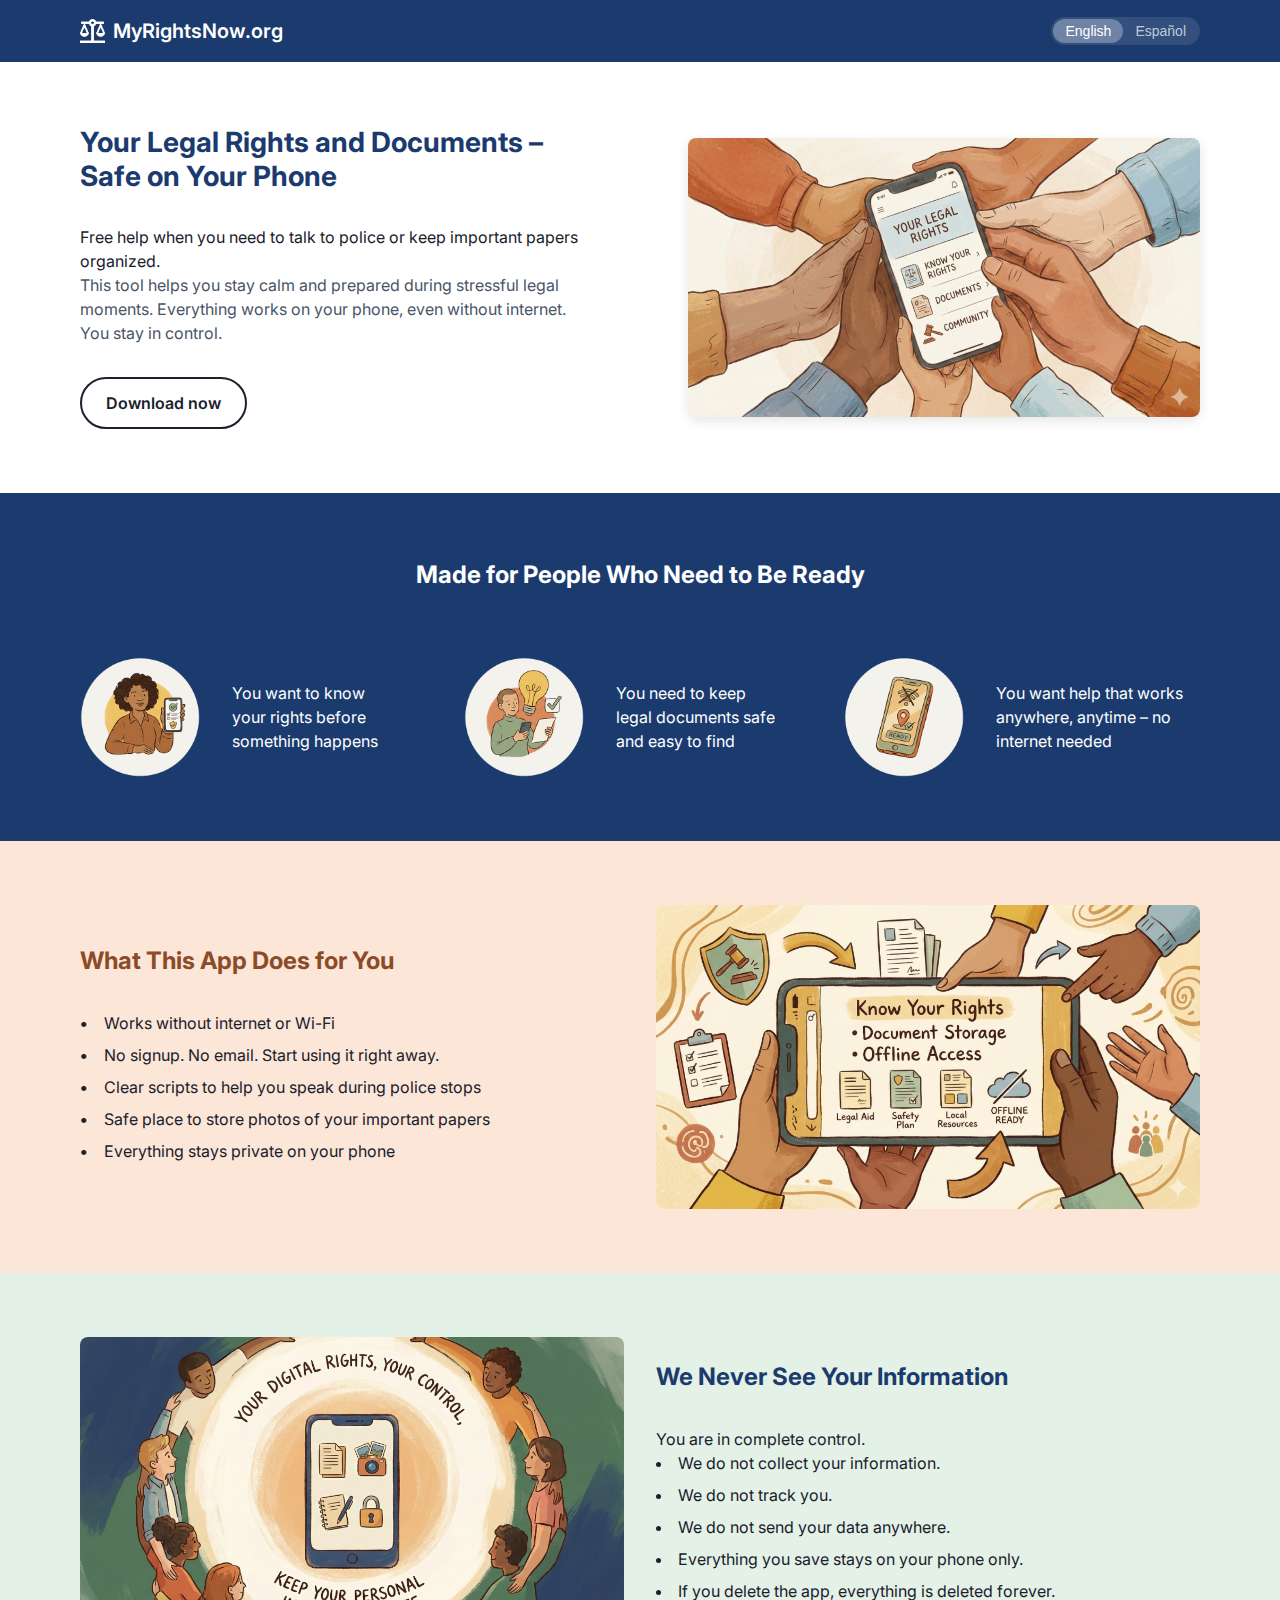
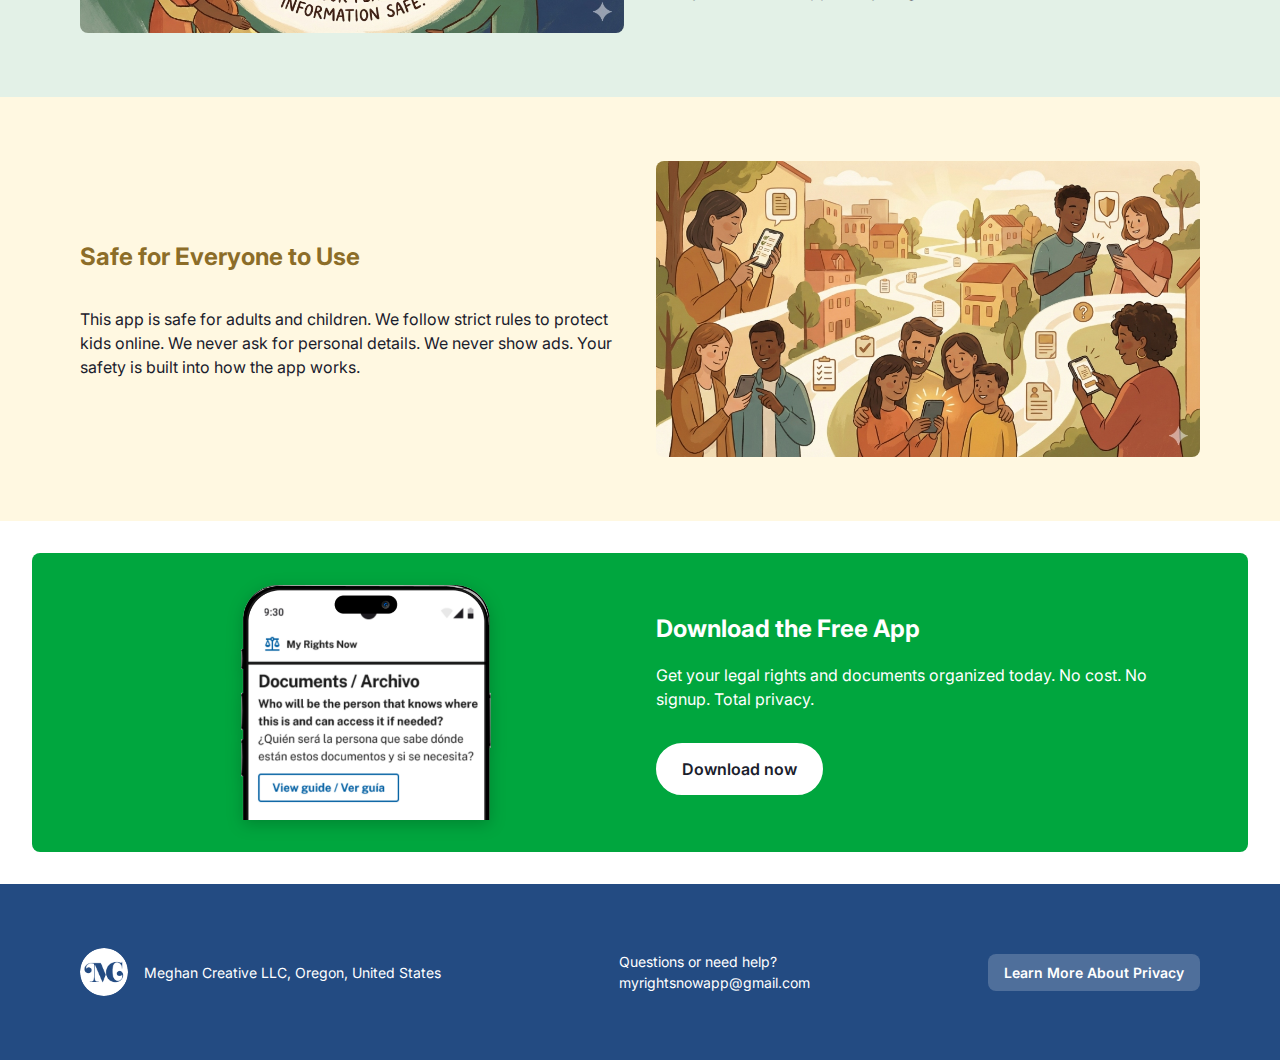
<file: index.html>
<!DOCTYPE html>
<html lang="en">

<head>
    <meta charset="UTF-8">
    <meta name="viewport" content="width=device-width, initial-scale=1.0">
    <title>MyRightsNow - Your Legal Rights on Your Phone</title>
    <meta name="description"
        content="Free help when you need to talk to police or keep important papers organized. Secure, private, and offline-capable.">
    <link rel="preconnect" href="https://fonts.googleapis.com">
    <link rel="preconnect" href="https://fonts.gstatic.com" crossorigin>
    <link href="https://fonts.googleapis.com/css2?family=Inter:wght@400;500;600;700&display=swap" rel="stylesheet">
    <link rel="stylesheet" href="style.css">
</head>

<body>
    <header class="site-header">
        <div class="container header-container">
            <a href="index.html" class="logo">
                <span class="logo-icon">
                    <img src="assets/logo-header.png" alt="Balance scale logo" class="header-logo-img">
                </span>
                <span class="logo-text">MyRightsNow.org</span>
            </a>
            <div class="language-toggle">
                <button class="lang-btn active" data-lang="en">English</button>
                <button class="lang-btn" data-lang="es">Español</button>
            </div>
        </div>
    </header>

    <main>
        <!-- Hero Section -->
        <section class="hero">
            <div class="container hero-content">
                <div class="hero-text">
                    <h1 data-i18n="hero_title">Your Legal Rights and Documents – Safe on Your Phone</h1>
                    <div class="hero-image-mobile">
                        <img src="assets/hero-image-new.jpg"
                            alt="Hands united in a circle holding a phone displaying legal rights" class="hero-img">
                    </div>
                    <p data-i18n="hero_subtitle">Free help when you need to talk to police or keep important papers
                        organized.</p>
                    <p class="hero-desc" data-i18n="hero_desc">This tool helps you stay calm and prepared during
                        stressful legal moments. Everything works on your phone, even without internet. You stay in
                        control.</p>
                    <a href="#" class="btn btn-outline" data-i18n="btn_download">Download now</a>
                </div>
                <div class="hero-image-desktop">
                    <img src="assets/hero-image-new.jpg"
                        alt="Hands united in a circle holding a phone displaying legal rights" class="hero-img">
                </div>
            </div>
        </section>

        <!-- Feature Highlights (Navy Background) -->
        <section class="features-navy">
            <div class="container centered-text">
                <h2 data-i18n="features_title">Made for People Who Need to Be Ready</h2>

                <div class="feature-grid">
                    <div class="feature-item">
                        <div class="circle-icon">
                            <img src="assets/icon-know-rights.png"
                                alt="Illustration of person holding phone to learn rights">
                        </div>
                        <p data-i18n="feature_1">You want to know your rights before something happens</p>
                    </div>
                    <div class="feature-item">
                        <div class="circle-icon">
                            <img src="assets/icon-documents.png"
                                alt="Illustration of person organizing legal documents">
                        </div>
                        <p data-i18n="feature_2">You need to keep legal documents safe and easy to find</p>
                    </div>
                    <div class="feature-item">
                        <div class="circle-icon">
                            <img src="assets/icon-offline.png" alt="Illustration of phone showing offline capability">
                        </div>
                        <p data-i18n="feature_3">You want help that works anywhere, anytime – no internet needed</p>
                    </div>
                </div>
            </div>
        </section>

        <!-- What This App Does (Peach Background) -->
        <section class="info-section bg-peach">
            <div class="container split-layout flip-mobile">
                <div class="text-content">
                    <h2 data-i18n="section_1_title">What This App Does for You</h2>
                    <ul class="check-list">
                        <li data-i18n="section_1_li_1">Works without internet or Wi-Fi</li>
                        <li data-i18n="section_1_li_2">No signup. No email. Start using it right away.</li>
                        <li data-i18n="section_1_li_3">Clear scripts to help you speak during police stops</li>
                        <li data-i18n="section_1_li_4">Safe place to store photos of your important papers</li>
                        <li data-i18n="section_1_li_5">Everything stays private on your phone</li>
                    </ul>
                </div>
                <div class="image-content">
                    <img src="assets/section-features-new.jpg"
                        alt="Illustration demonstrating app features: rights scripts, document storage, and offline access"
                        loading="lazy">
                </div>
            </div>
        </section>

        <!-- We Never See Your Information (Green Background) -->
        <section class="info-section bg-mint">
            <div class="container split-layout">
                <div class="image-content">
                    <img src="assets/section-privacy-new.jpg"
                        alt="Circle of diverse people protecting digital rights and privacy" loading="lazy">
                </div>
                <div class="text-content">
                    <h2 data-i18n="section_2_title">We Never See Your Information</h2>
                    <p class="subtitle" data-i18n="section_2_subtitle">You are in complete control.</p>
                    <ul class="bullet-list">
                        <li data-i18n="section_2_li_1">We do not collect your information.</li>
                        <li data-i18n="section_2_li_2">We do not track you.</li>
                        <li data-i18n="section_2_li_3">We do not send your data anywhere.</li>
                        <li data-i18n="section_2_li_4">Everything you save stays on your phone only.</li>
                        <li data-i18n="section_2_li_5">If you delete the app, everything is deleted forever.</li>
                    </ul>
                </div>
            </div>
        </section>

        <!-- Safe for Everyone (Cream Background) -->
        <section class="info-section bg-cream">
            <div class="container split-layout flip-mobile">
                <div class="text-content">
                    <h2 data-i18n="section_3_title">Safe for Everyone to Use</h2>
                    <p data-i18n="section_3_desc">This app is safe for adults and children. We follow strict rules to
                        protect kids online. We never ask for personal details. We never show ads. Your safety is built
                        into how the app works.</p>
                </div>
                <div class="image-content">
                    <img src="assets/section-safe-new.jpg"
                        alt="Illustration of diverse community members using the app in a village setting"
                        loading="lazy">
                </div>
            </div>
        </section>

        <!-- Download CTA (Bright Green) -->
        <section class="download-cta" id="download">
            <div class="container split-layout align-center">
                <div class="phone-mockup">
                    <img src="assets/cta-phone.png" alt="Phone screen showing Documents/Archivo feature"
                        class="cta-phone-img">
                </div>
                <div class="cta-text">
                    <h2 data-i18n="cta_title">Download the Free App</h2>
                    <p data-i18n="cta_desc">Get your legal rights and documents organized today. No cost. No signup.
                        Total privacy.</p>
                    <a href="#" class="btn btn-white" data-i18n="btn_download">Download now</a>
                </div>
            </div>
        </section>
    </main>

    <footer class="site-footer">
        <div class="container footer-content">
            <div class="footer-logo-area">
                <div class="footer-logo-circle">
                    <img src="assets/logo-footer.png" alt="MG Logo" class="footer-logo-img">
                </div>
                <div class="footer-address">
                    <p>Meghan Creative LLC, Oregon, United States</p>
                </div>
            </div>
            <div class="footer-contact">
                <p data-i18n="footer_questions">Questions or need help?</p>
                <a href="mailto:myrightsnowapp@gmail.com">myrightsnowapp@gmail.com</a>
            </div>
            <div class="footer-links">
                <a href="privacy.html" class="btn btn-small" data-i18n="btn_privacy">Learn More About Privacy</a>
            </div>
        </div>
    </footer>

    <script src="script.js"></script>
</body>

</html>
</file>
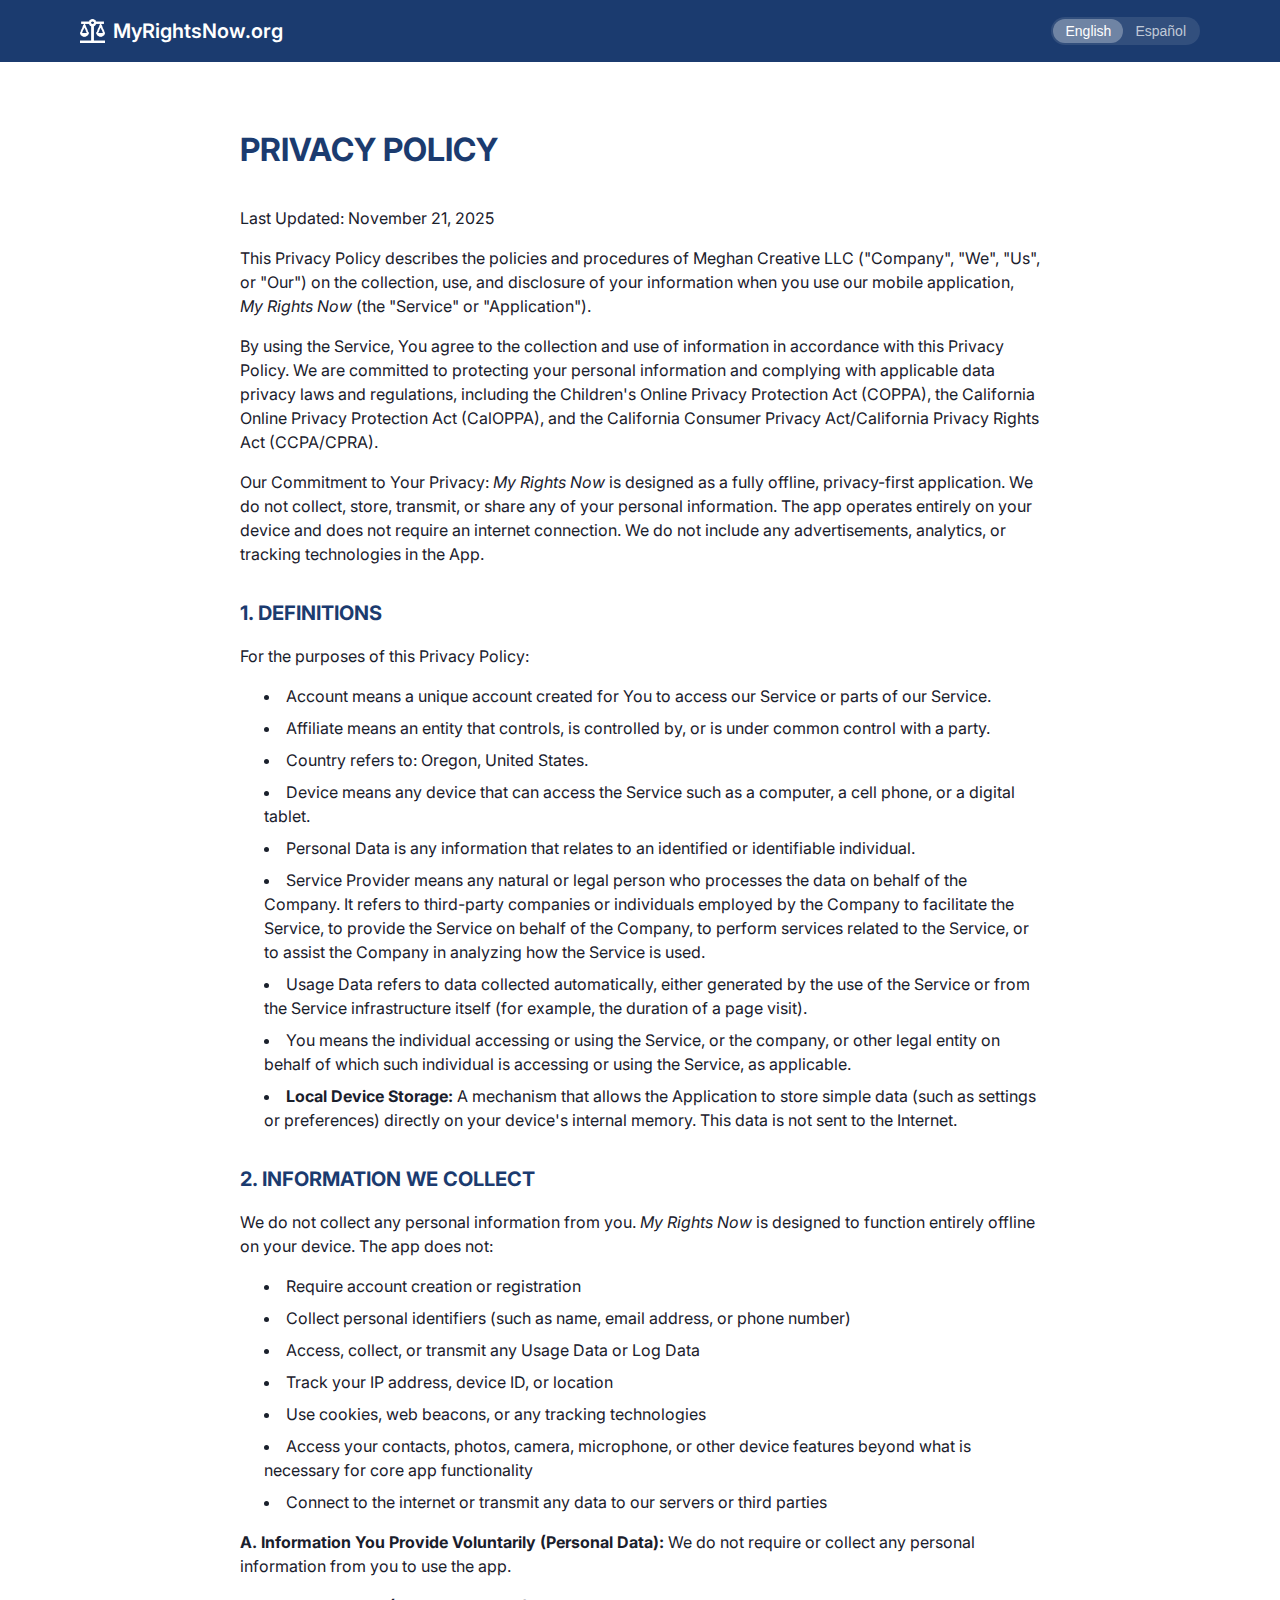
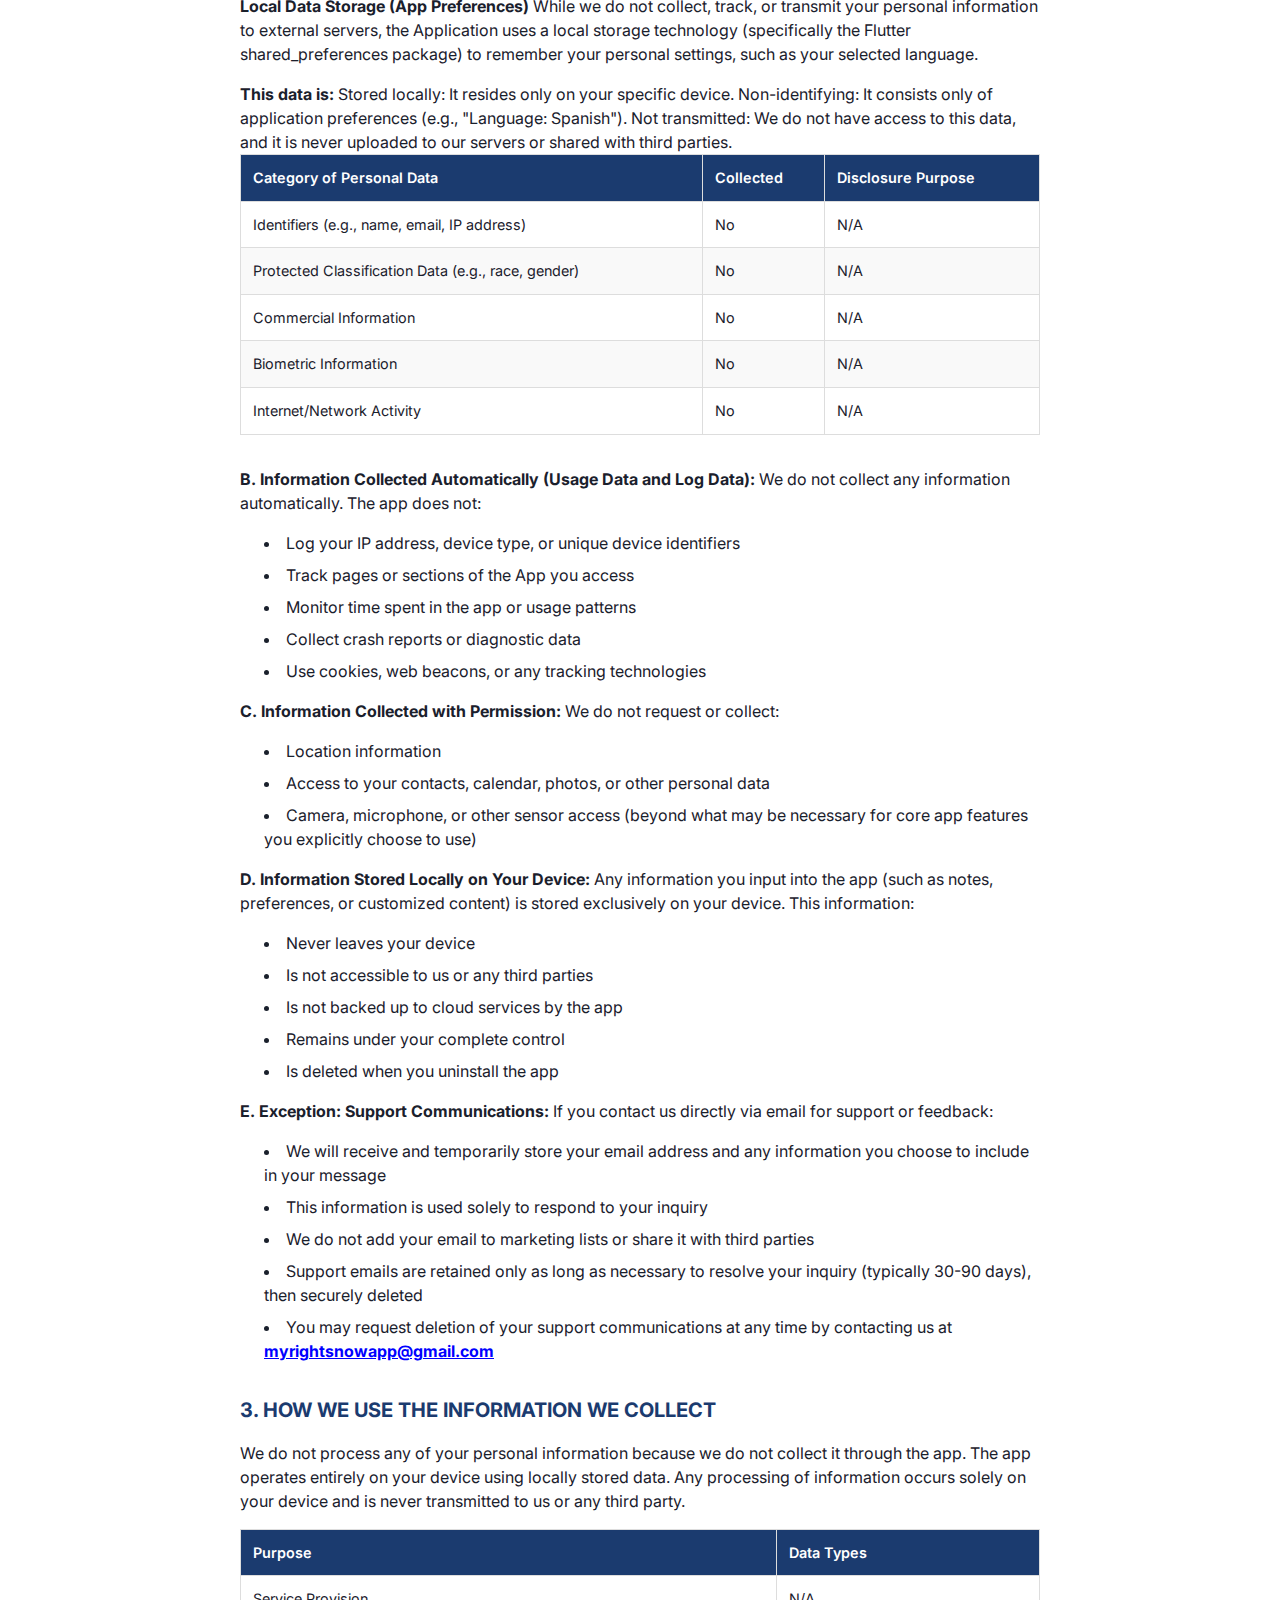
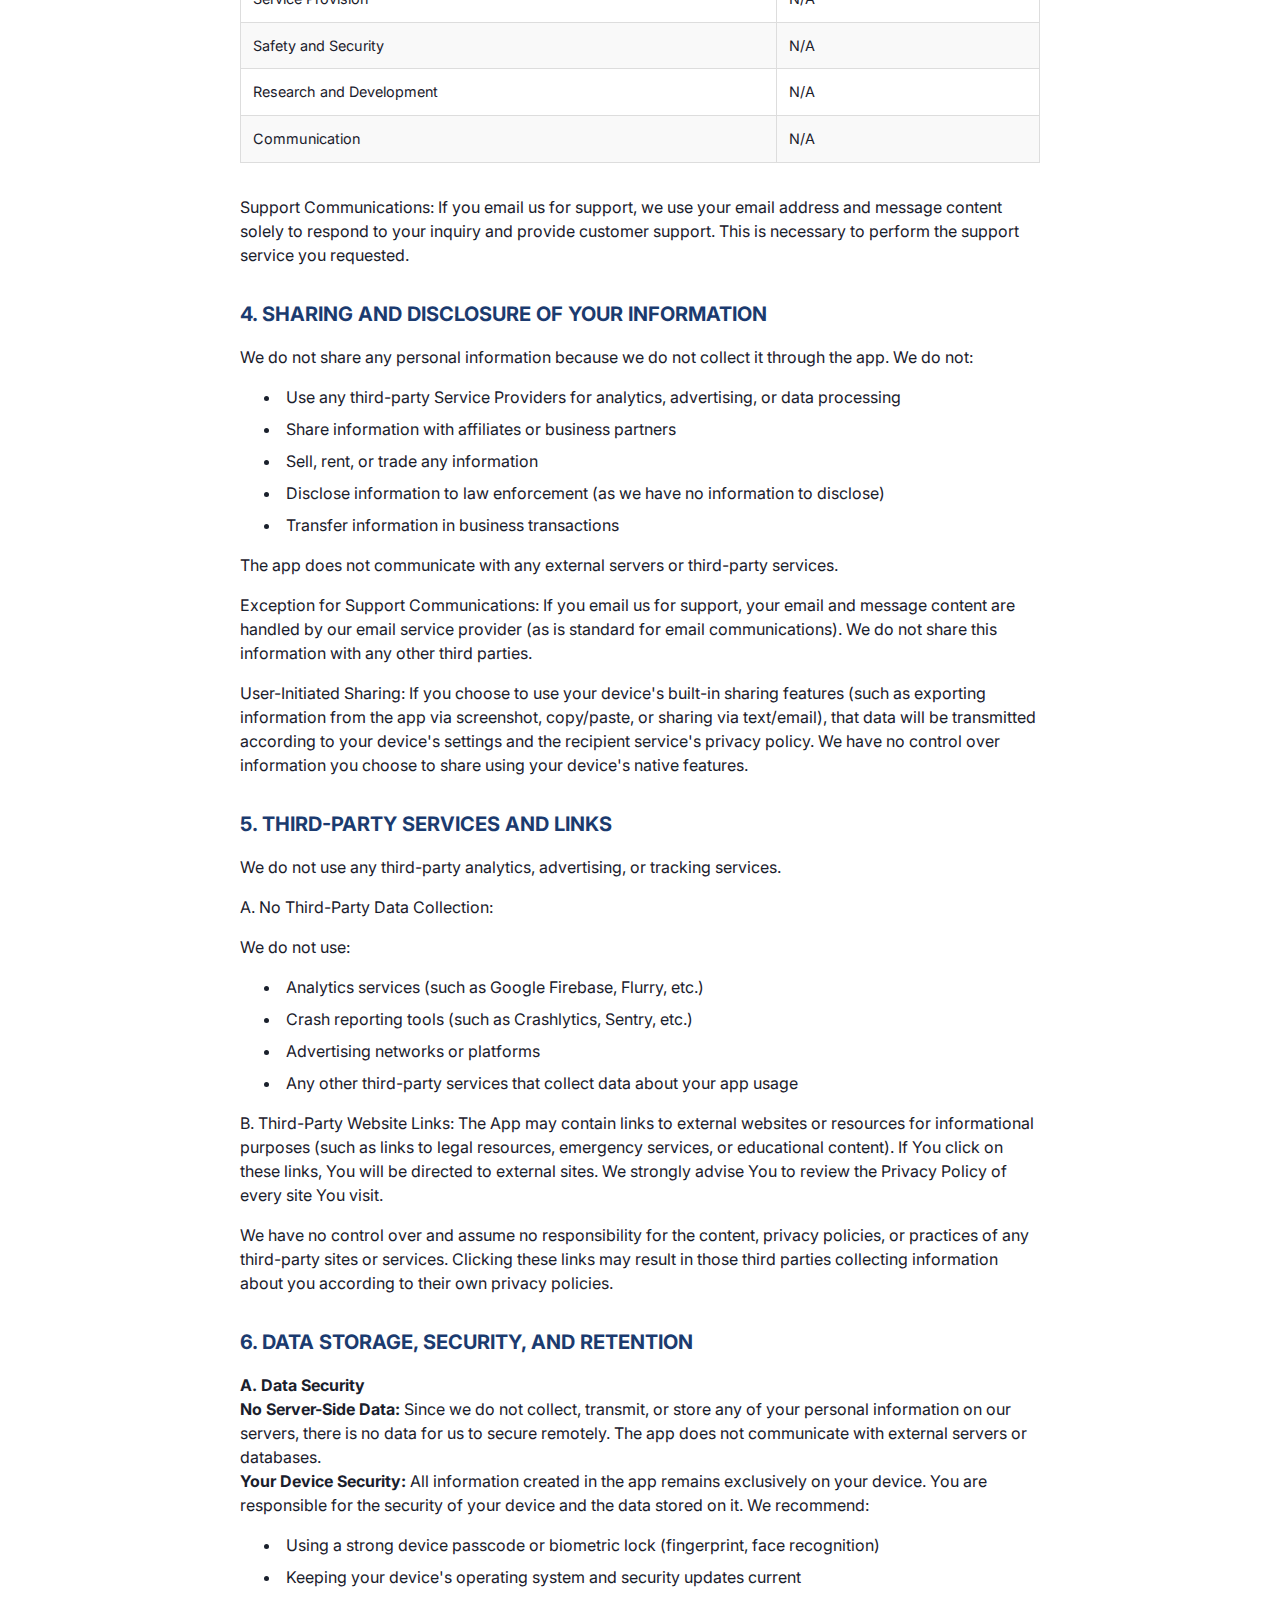
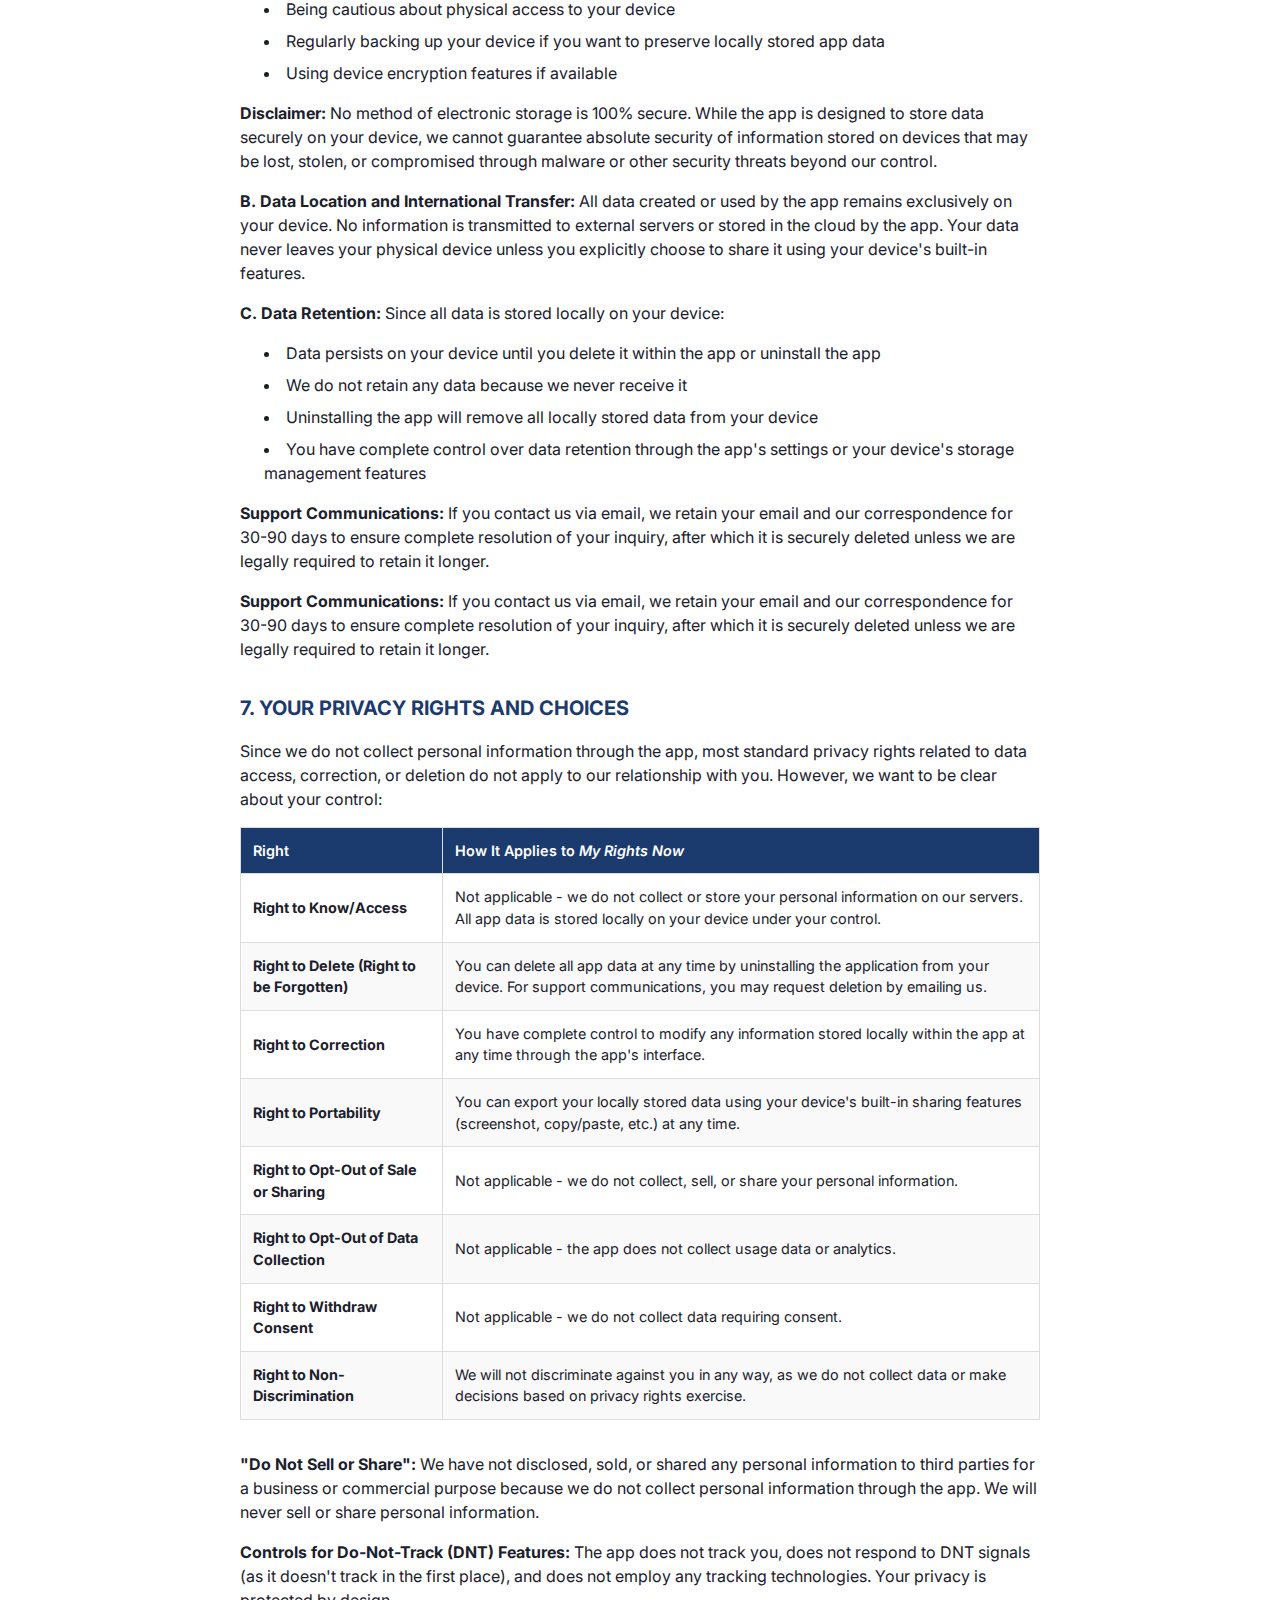
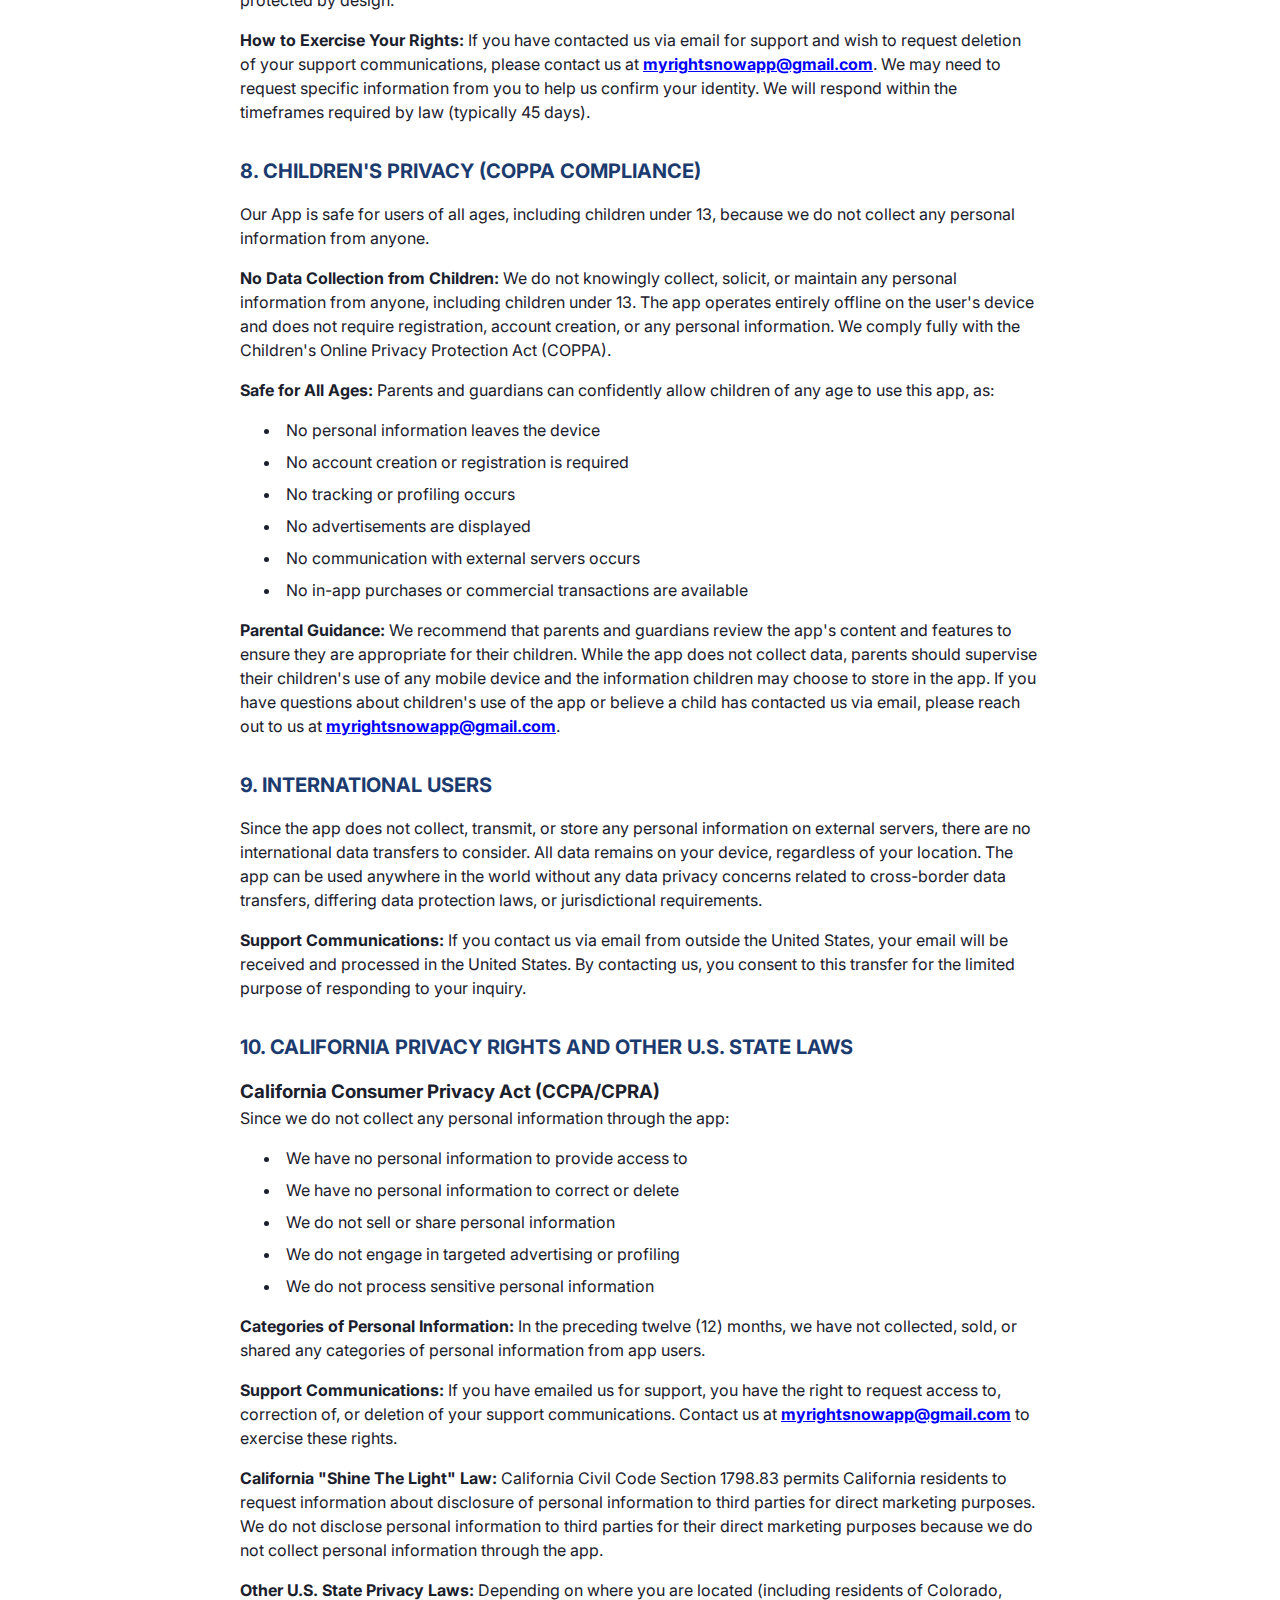
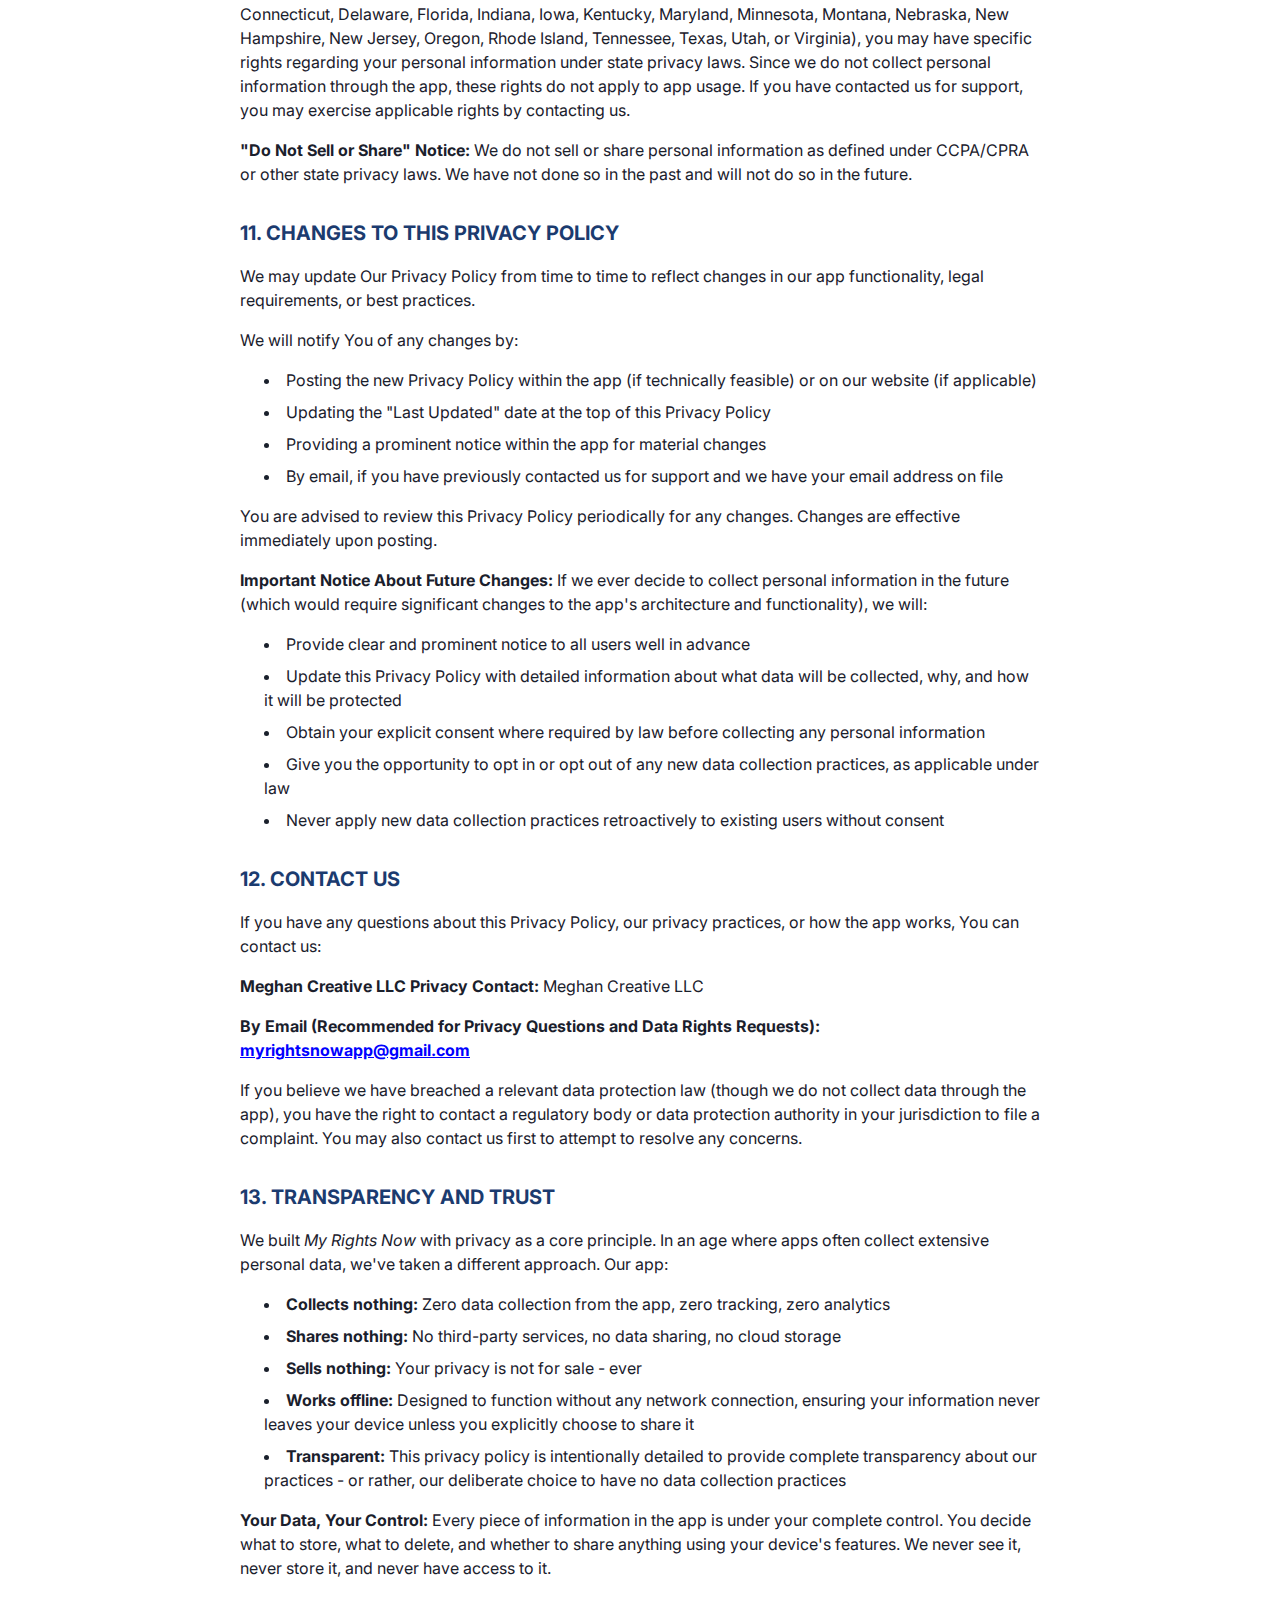
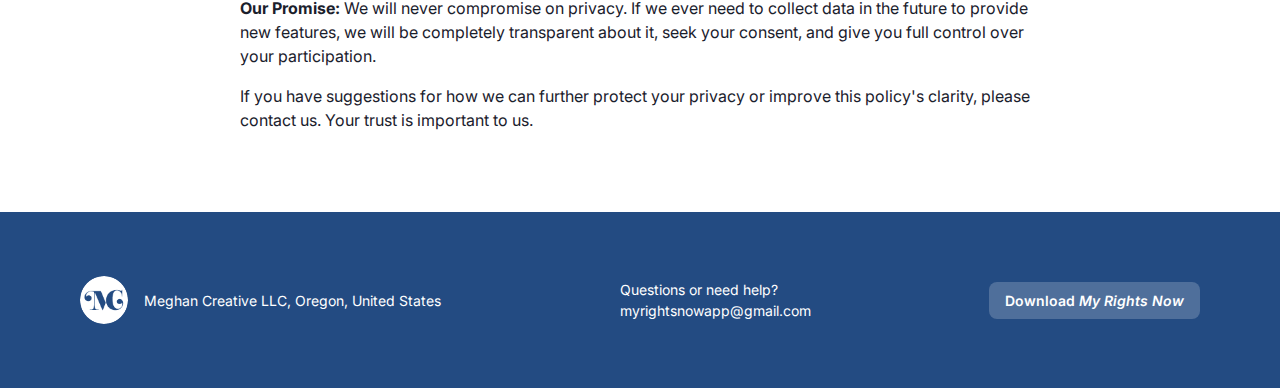
<file: policy/index.html>
<!DOCTYPE html>
<html lang="en">

<head>
    <meta charset="UTF-8">
    <meta name="viewport" content="width=device-width, initial-scale=1.0">
    <title>Privacy Policy - MyRightsNow</title>
    <link rel="preconnect" href="https://fonts.googleapis.com">
    <link rel="preconnect" href="https://fonts.gstatic.com" crossorigin>
    <link href="https://fonts.googleapis.com/css2?family=Inter:wght@400;500;600;700&display=swap" rel="stylesheet">
    <link rel="stylesheet" href="../style.css">
</head>

<body>
    <header class="site-header">
        <div class="container header-container">
            <a href="../index.html" class="logo">
                <span class="logo-icon">
                    <img src="../assets/logo-header.png" alt="Balance scale logo" class="header-logo-img">
                </span>
                <span class="logo-text">MyRightsNow.org</span>
            </a>
            <div class="language-toggle">
                <button class="lang-btn active" data-lang="en">English</button>
                <button class="lang-btn" data-lang="es">Español</button>
            </div>
        </div>
    </header>

    <main>
        <section class="container privacy-content">
            <h1 data-i18n="privacy_title">PRIVACY POLICY</h1>
            <p data-i18n="privacy_intro">Last Update: NJanuary 15, 2026</p>

            <p data-i18n="privacy_preamble_1"></p>
            <p data-i18n="privacy_preamble_2"></p>
            <p data-i18n="privacy_preamble_3"></p>

            <h2 data-i18n="privacy_h1">1. DEFINITIONS</h2>
            <p data-i18n="privacy_def_intro"></p>
            <ul class="bullet-list">
                <li data-i18n="privacy_def_1"><strong>Account</strong> means a unique account created for You to access
                    our Service or parts of our Service.</li>
                <li data-i18n="privacy_def_2"><strong>Affiliate</strong> means an entity that controls, is controlled
                    by, or is under common control with a party.</li>
                <li data-i18n="privacy_def_3"><strong>Country</strong> refers to: Oregon, United States.</li>
                <li data-i18n="privacy_def_4"><strong>Device</strong> means any device that can access the Service such
                    as a computer, a cell phone, or a digital tablet.</li>
                <li data-i18n="privacy_def_5"><strong>Personal Data</strong> is any information that relates to an
                    identified or identifiable individual.</li>
                <li data-i18n="privacy_def_6"><strong>Service Provider</strong> means any natural or legal person who
                    processes the data on behalf of the Company. It refers to third-party companies or individuals
                    employed by the Company to facilitate the Service, to provide the Service on behalf of the Company,
                    to perform services related to the Service, or to assist the Company in analyzing how the Service is
                    used.</li>
                <li data-i18n="privacy_def_7"><strong>Usage Data</strong> refers to data collected automatically, either
                    generated by the use of the Service or from the Service infrastructure itself (for example, the
                    duration of a page visit).</li>
                <li data-i18n="privacy_def_8"><strong>You</strong> means the individual accessing or using the Service,
                    or the company, or other legal entity on behalf of which such individual is accessing or using the
                    Service, as applicable.</li>
                <li data-i18n="privacy_def_9"><strong>Local Device Storage:</strong> A mechanism that allows the
                    Application to store simple data (such as settings or preferences) directly on your device's
                    internal memory. This data is not sent to the Internet.
                </li>
            </ul>

            <h2 data-i18n="privacy_h2">2. INFORMATION WE COLLECT</h2>
            <p data-i18n="privacy_collect_intro"></p>
            <ul class="bullet-list">
                <li data-i18n="privacy_collect_li_1"></li>
                <li data-i18n="privacy_collect_li_2"></li>
                <li data-i18n="privacy_collect_li_3"></li>
                <li data-i18n="privacy_collect_li_4"></li>
                <li data-i18n="privacy_collect_li_5"></li>
                <li data-i18n="privacy_collect_li_6"></li>
                <li data-i18n="privacy_collect_li_7"></li>
            </ul>
            <p data-i18n="privacy_collect_subsection_a"><strong></strong></p>

            <p data-i18n="privacy_collect_subsection_a1"><strong>Local Data Storage (App Preferences)</strong>
                While we do not collect, track, or transmit your personal information to external servers, the
                Application uses a local storage technology (specifically the Flutter shared_preferences package) to
                remember your personal settings, such as your selected language.

            </p>

            <div data-i18n="privacy_collect_subsection_a2"><strong>This data is:</strong>
                Stored locally: It resides only on your specific device.
                Non-identifying: It consists only of application preferences (e.g., "Language: Spanish").
                Not transmitted: We do not have access to this data, and it is never uploaded to our servers or shared
                with third parties.</div>

            <table class="privacy-table">
                <thead>
                    <tr>
                        <th data-i18n="privacy_tbl2_h1">Category of Personal Data</th>
                        <th data-i18n="privacy_tbl2_h2">Collected</th>
                        <th data-i18n="privacy_tbl2_h3">Disclosure Purpose</th>
                    </tr>
                </thead>
                <tbody>
                    <tr>
                        <td data-i18n="privacy_tbl2_r1_c1">Identifiers (e.g., name, email, IP address)</td>
                        <td data-i18n="privacy_tbl2_r1_c2">No</td>
                        <td data-i18n="privacy_tbl2_r1_c3">N/A</td>
                    </tr>
                    <tr>
                        <td data-i18n="privacy_tbl2_r2_c1">Protected Classification Data (e.g., race, gender)</td>
                        <td data-i18n="privacy_tbl2_r2_c2">No</td>
                        <td data-i18n="privacy_tbl2_r2_c3">N/A</td>
                    </tr>
                    <tr>
                        <td data-i18n="privacy_tbl2_r3_c1">Commercial Information</td>
                        <td data-i18n="privacy_tbl2_r3_c2">No</td>
                        <td data-i18n="privacy_tbl2_r3_c3">N/A</td>
                    </tr>
                    <tr>
                        <td data-i18n="privacy_tbl2_r4_c1">Biometric Information</td>
                        <td data-i18n="privacy_tbl2_r4_c2">No</td>
                        <td data-i18n="privacy_tbl2_r4_c3">N/A</td>
                    </tr>
                    <tr>
                        <td data-i18n="privacy_tbl2_r5_c1">Internet/Network Activity</td>
                        <td data-i18n="privacy_tbl2_r5_c2">No</td>
                        <td data-i18n="privacy_tbl2_r5_c3">N/A</td>
                    </tr>
                </tbody>
            </table>

            <p data-i18n="privacy_collect_subsection_b"><strong></strong></p>
            <ul class="bullet-list">
                <li data-i18n="privacy_collect_b_li_1"></li>
                <li data-i18n="privacy_collect_b_li_2"></li>
                <li data-i18n="privacy_collect_b_li_3"></li>
                <li data-i18n="privacy_collect_b_li_4"></li>
                <li data-i18n="privacy_collect_b_li_5"></li>
            </ul>

            <p data-i18n="privacy_collect_subsection_c"><strong></strong></p>
            <ul class="bullet-list">
                <li data-i18n="privacy_collect_c_li_1"></li>
                <li data-i18n="privacy_collect_c_li_2"></li>
                <li data-i18n="privacy_collect_c_li_3"></li>
            </ul>

            <p data-i18n="privacy_collect_subsection_d"><strong></strong></p>
            <ul class="bullet-list">
                <li data-i18n="privacy_collect_d_li_1"></li>
                <li data-i18n="privacy_collect_d_li_2"></li>
                <li data-i18n="privacy_collect_d_li_3"></li>
                <li data-i18n="privacy_collect_d_li_4"></li>
                <li data-i18n="privacy_collect_d_li_5"></li>
            </ul>

            <p data-i18n="privacy_collect_subsection_e"><strong></strong></p>
            <ul class="bullet-list">
                <li data-i18n="privacy_collect_e_li_1"></li>
                <li data-i18n="privacy_collect_e_li_2"></li>
                <li data-i18n="privacy_collect_e_li_3"></li>
                <li data-i18n="privacy_collect_e_li_4"></li>
                <li data-i18n="privacy_collect_e_li_5"></li>
            </ul>

            <h2 data-i18n="privacy_h3">3. HOW WE USE THE INFORMATION WE COLLECT</h2>
            <p data-i18n="privacy_p3"></p>

            <div data-i18n="privacy_p31"></div>


            <table class="privacy-table">
                <thead>
                    <tr>
                        <th data-i18n="privacy_tbl3_h1">Purpose</th>
                        <th data-i18n="privacy_tbl3_h2">Data Types</th>
                    </tr>
                </thead>
                <tbody>
                    <tr>
                        <td data-i18n="privacy_tbl3_r1_c1">Service Provision</td>
                        <td data-i18n="privacy_tbl3_r1_c2">Local device storage only

                        </td>
                    </tr>
                    <tr>
                        <td data-i18n="privacy_tbl3_r2_c1">Safety and Security</td>
                        <td data-i18n="privacy_tbl3_r2_c2">N/A</td>
                    </tr>
                    <tr>
                        <td data-i18n="privacy_tbl3_r3_c1">Research and Development</td>
                        <td data-i18n="privacy_tbl3_r3_c2">N/A</td>
                    </tr>
                    <tr>
                        <td data-i18n="privacy_tbl3_r4_c1">Communication</td>
                        <td data-i18n="privacy_tbl3_r4_c2">N/A</td>
                    </tr>
                </tbody>
            </table>
            <p data-i18n="privacy_support_comms"></p>

            <h2 data-i18n="privacy_h4">4. SHARING AND DISCLOSURE OF YOUR INFORMATION</h2>
            <p data-i18n="privacy_share_intro"></p>
            <ul class="bullet-list">
                <li data-i18n="privacy_share_li_1"></li>
                <li data-i18n="privacy_share_li_2"></li>
                <li data-i18n="privacy_share_li_3"></li>
                <li data-i18n="privacy_share_li_4"></li>
                <li data-i18n="privacy_share_li_5"></li>
            </ul>
            <p data-i18n="privacy_share_nocomms"></p>
            <p data-i18n="privacy_share_exception"></p>
            <p data-i18n="privacy_share_user_initiated"></p>

            <p data-i18n="privacy_share_user_initiated2"></p>

            <h2 data-i18n="privacy_h5">5.</h2>
            <p data-i18n="privacy_thirdparty_intro"></p>

            <p data-i18n="privacy_thirdparty_a_title"><strong></strong></p>
            <p data-i18n="privacy_thirdparty_a_intro"></p>
            <ul class="bullet-list">
                <li data-i18n="privacy_thirdparty_li_1"></li>
                <li data-i18n="privacy_thirdparty_li_2"></li>
                <li data-i18n="privacy_thirdparty_li_3"></li>
                <li data-i18n="privacy_thirdparty_li_4"></li>
            </ul>

            <p data-i18n="privacy_thirdparty_b"></p>
            <p data-i18n="privacy_thirdparty_b_disclaimer"></p>

            <h2 data-i18n="privacy_h6">6.</h2>
            <p data-i18n="privacy_storage_a"></p>
            <ul class="bullet-list">
                <li data-i18n="privacy_storage_a_li_1"></li>
                <li data-i18n="privacy_storage_a_li_2"></li>
                <li data-i18n="privacy_storage_a_li_3"></li>
                <li data-i18n="privacy_storage_a_li_4"></li>
                <li data-i18n="privacy_storage_a_li_5"></li>
            </ul>
            <p data-i18n="privacy_storage_a_disclaimer"></p>

            <p data-i18n="privacy_storage_b"></p>

            <p data-i18n="privacy_storage_c"></p>
            <ul class="bullet-list">
                <li data-i18n="privacy_storage_c_li_1"></li>
                <li data-i18n="privacy_storage_c_li_2"></li>
                <li data-i18n="privacy_storage_c_li_3"></li>
                <li data-i18n="privacy_storage_c_li_4"></li>
            </ul>
            <p data-i18n="privacy_storage_support"></p>

            <p data-i18n="privacy_storage_support"></p>

            <h2 data-i18n="privacy_h7">7.</h2>
            <p data-i18n="privacy_rights_intro"></p>
            <table class="privacy-table">
                <thead>
                    <tr>
                        <th data-i18n="privacy_rights_h1"></th>
                        <th data-i18n="privacy_rights_h2"></th>
                    </tr>
                </thead>
                <tbody>
                    <tr>
                        <td data-i18n="privacy_rights_r1_c1"></td>
                        <td data-i18n="privacy_rights_r1_c2"></td>
                    </tr>
                    <tr>
                        <td data-i18n="privacy_rights_r2_c1"></td>
                        <td data-i18n="privacy_rights_r2_c2"></td>
                    </tr>
                    <tr>
                        <td data-i18n="privacy_rights_r3_c1"></td>
                        <td data-i18n="privacy_rights_r3_c2"></td>
                    </tr>
                    <tr>
                        <td data-i18n="privacy_rights_r4_c1"></td>
                        <td data-i18n="privacy_rights_r4_c2"></td>
                    </tr>
                    <tr>
                        <td data-i18n="privacy_rights_r5_c1"></td>
                        <td data-i18n="privacy_rights_r5_c2"></td>
                    </tr>
                    <tr>
                        <td data-i18n="privacy_rights_r6_c1"></td>
                        <td data-i18n="privacy_rights_r6_c2"></td>
                    </tr>
                    <tr>
                        <td data-i18n="privacy_rights_r7_c1"></td>
                        <td data-i18n="privacy_rights_r7_c2"></td>
                    </tr>
                    <tr>
                        <td data-i18n="privacy_rights_r8_c1"></td>
                        <td data-i18n="privacy_rights_r8_c2"></td>
                    </tr>
                </tbody>
            </table>
            <p data-i18n="privacy_rights_sell"></p>
            <p data-i18n="privacy_rights_dnt"></p>
            <p data-i18n="privacy_rights_exercise"></p>

            <h2 data-i18n="privacy_h8"></h2>
            <p data-i18n="privacy_children_intro"></p>
            <p data-i18n="privacy_children_collection"></p>
            <p data-i18n="privacy_children_safe"></p>
            <ul class="bullet-list">
                <li data-i18n="privacy_children_li_1"></li>
                <li data-i18n="privacy_children_li_2"></li>
                <li data-i18n="privacy_children_li_3"></li>
                <li data-i18n="privacy_children_li_4"></li>
                <li data-i18n="privacy_children_li_5"></li>
                <li data-i18n="privacy_children_li_6"></li>
            </ul>
            <p data-i18n="privacy_children_guidance"></p>

            <h2 data-i18n="privacy_h9"></h2>
            <p data-i18n="privacy_international_intro"></p>
            <p data-i18n="privacy_international_support"></p>

            <h2 data-i18n="privacy_h10"></h2>
            <h3 data-i18n="privacy_ccpa_title"></h3>
            <p data-i18n="privacy_ccpa_intro"></p>
            <ul class="bullet-list">
                <li data-i18n="privacy_ccpa_li_1"></li>
                <li data-i18n="privacy_ccpa_li_2"></li>
                <li data-i18n="privacy_ccpa_li_3"></li>
                <li data-i18n="privacy_ccpa_li_4"></li>
                <li data-i18n="privacy_ccpa_li_5"></li>
            </ul>
            <p data-i18n="privacy_ccpa_categories"></p>
            <p data-i18n="privacy_ccpa_support"></p>
            <p data-i18n="privacy_ccpa_shine"></p>
            <p data-i18n="privacy_state_laws"></p>
            <p data-i18n="privacy_no_sell"></p>

            <h2 data-i18n="privacy_h11"></h2>
            <p data-i18n="privacy_changes_intro"></p>
            <p data-i18n="privacy_changes_notify"></p>
            <ul class="bullet-list">
                <li data-i18n="privacy_changes_li_1"></li>
                <li data-i18n="privacy_changes_li_2"></li>
                <li data-i18n="privacy_changes_li_3"></li>
                <li data-i18n="privacy_changes_li_4"></li>
            </ul>
            <p data-i18n="privacy_changes_review"></p>
            <p data-i18n="privacy_changes_future"></p>
            <ul class="bullet-list">
                <li data-i18n="privacy_changes_future_li_1"></li>
                <li data-i18n="privacy_changes_future_li_2"></li>
                <li data-i18n="privacy_changes_future_li_3"></li>
                <li data-i18n="privacy_changes_future_li_4"></li>
                <li data-i18n="privacy_changes_future_li_5"></li>
            </ul>

            <h2 data-i18n="privacy_h12"></h2>
            <p data-i18n="privacy_contact_intro"></p>
            <p data-i18n="privacy_contact_company"></p>
            <p data-i18n="privacy_contact_email"></p>
            <p data-i18n="privacy_contact_regulatory"></p>

            <h2 data-i18n="privacy_h13"></h2>
            <p data-i18n="privacy_transparency_intro"></p>
            <ul class="bullet-list">
                <li data-i18n="privacy_transparency_li_1"></li>
                <li data-i18n="privacy_transparency_li_2"></li>
                <li data-i18n="privacy_transparency_li_3"></li>
                <li data-i18n="privacy_transparency_li_4"></li>
                <li data-i18n="privacy_transparency_li_5"></li>
            </ul>
            <p data-i18n="privacy_transparency_control"></p>
            <p data-i18n="privacy_transparency_promise"></p>
            <p data-i18n="privacy_transparency_feedback"></p>
        </section>
    </main>

    <footer class="site-footer">
        <div class="container footer-content">
            <div class="footer-logo-area">
                <div class="footer-logo-circle">
                    <img src="../assets/logo-footer.png" alt="MG Logo" class="footer-logo-img">
                </div>
                <div class="footer-address">
                    <p>Meghan Creative LLC, Oregon, United States</p>
                </div>
            </div>
            <div class="footer-contact">
                <p data-i18n="footer_questions">Questions or need help?</p>
                <a href="mailto:myrightsnowapp@gmail.com">myrightsnowapp@gmail.com</a>
            </div>
            <div class="footer-links">
                <a href="https://know-your-rights-f6af2.web.app/" class="btn btn-small" data-i18n="btn_download_privacy">Download My Rights
                    Now</a>
            </div>
        </div>
    </footer>

    <script src="../script.js"></script>
</body>

</html>
</file>
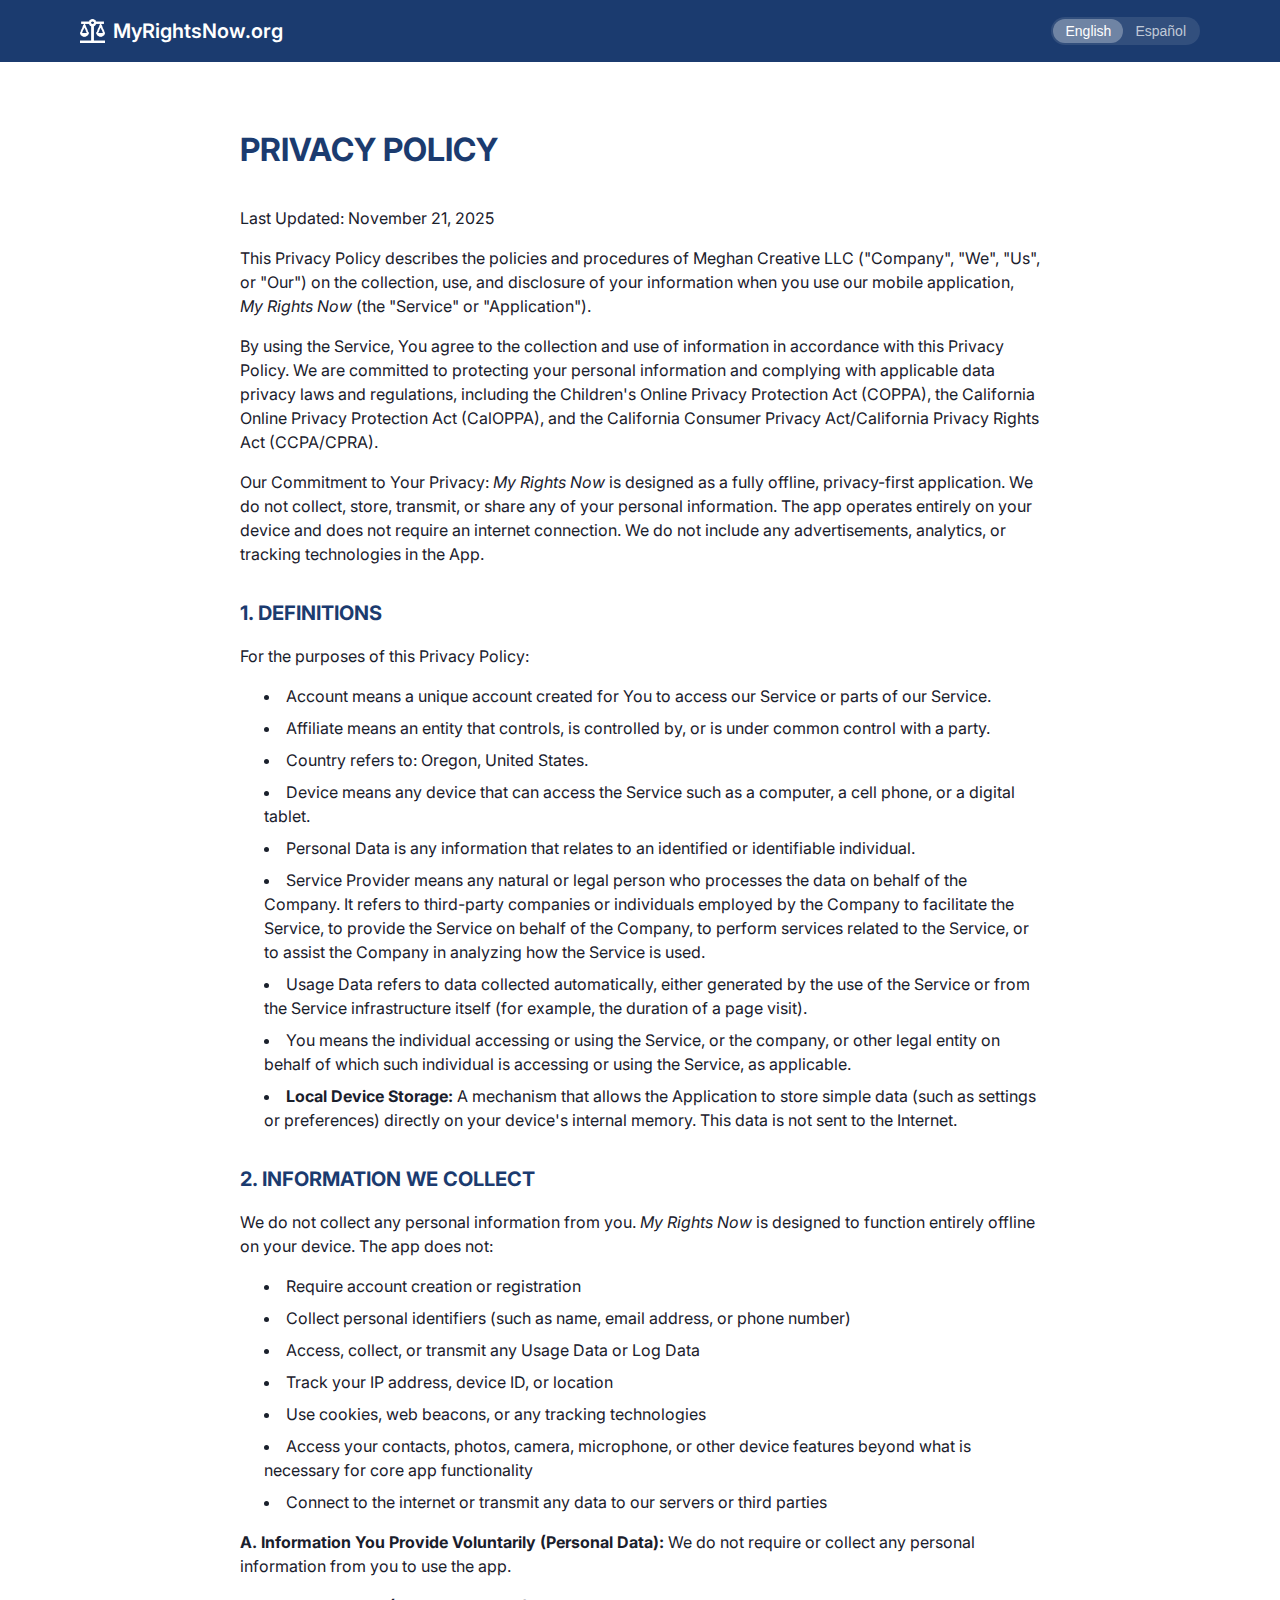
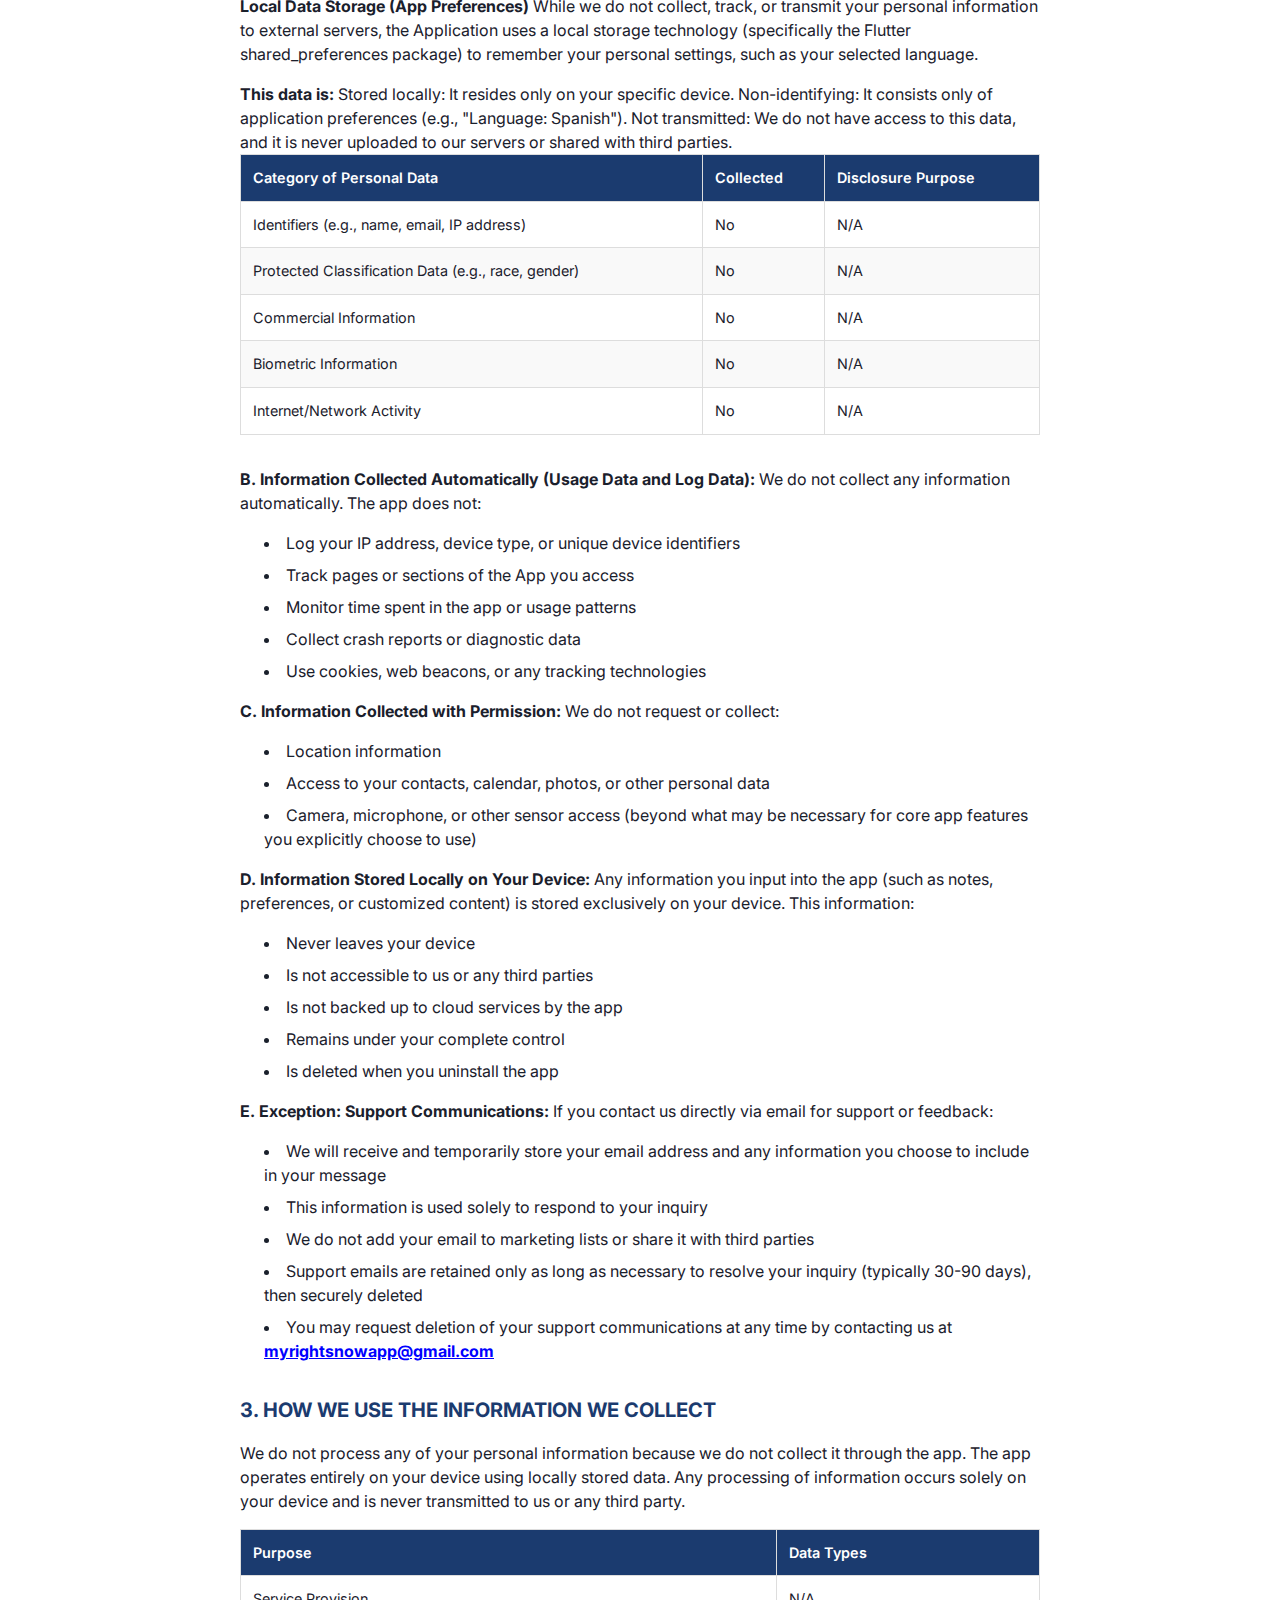
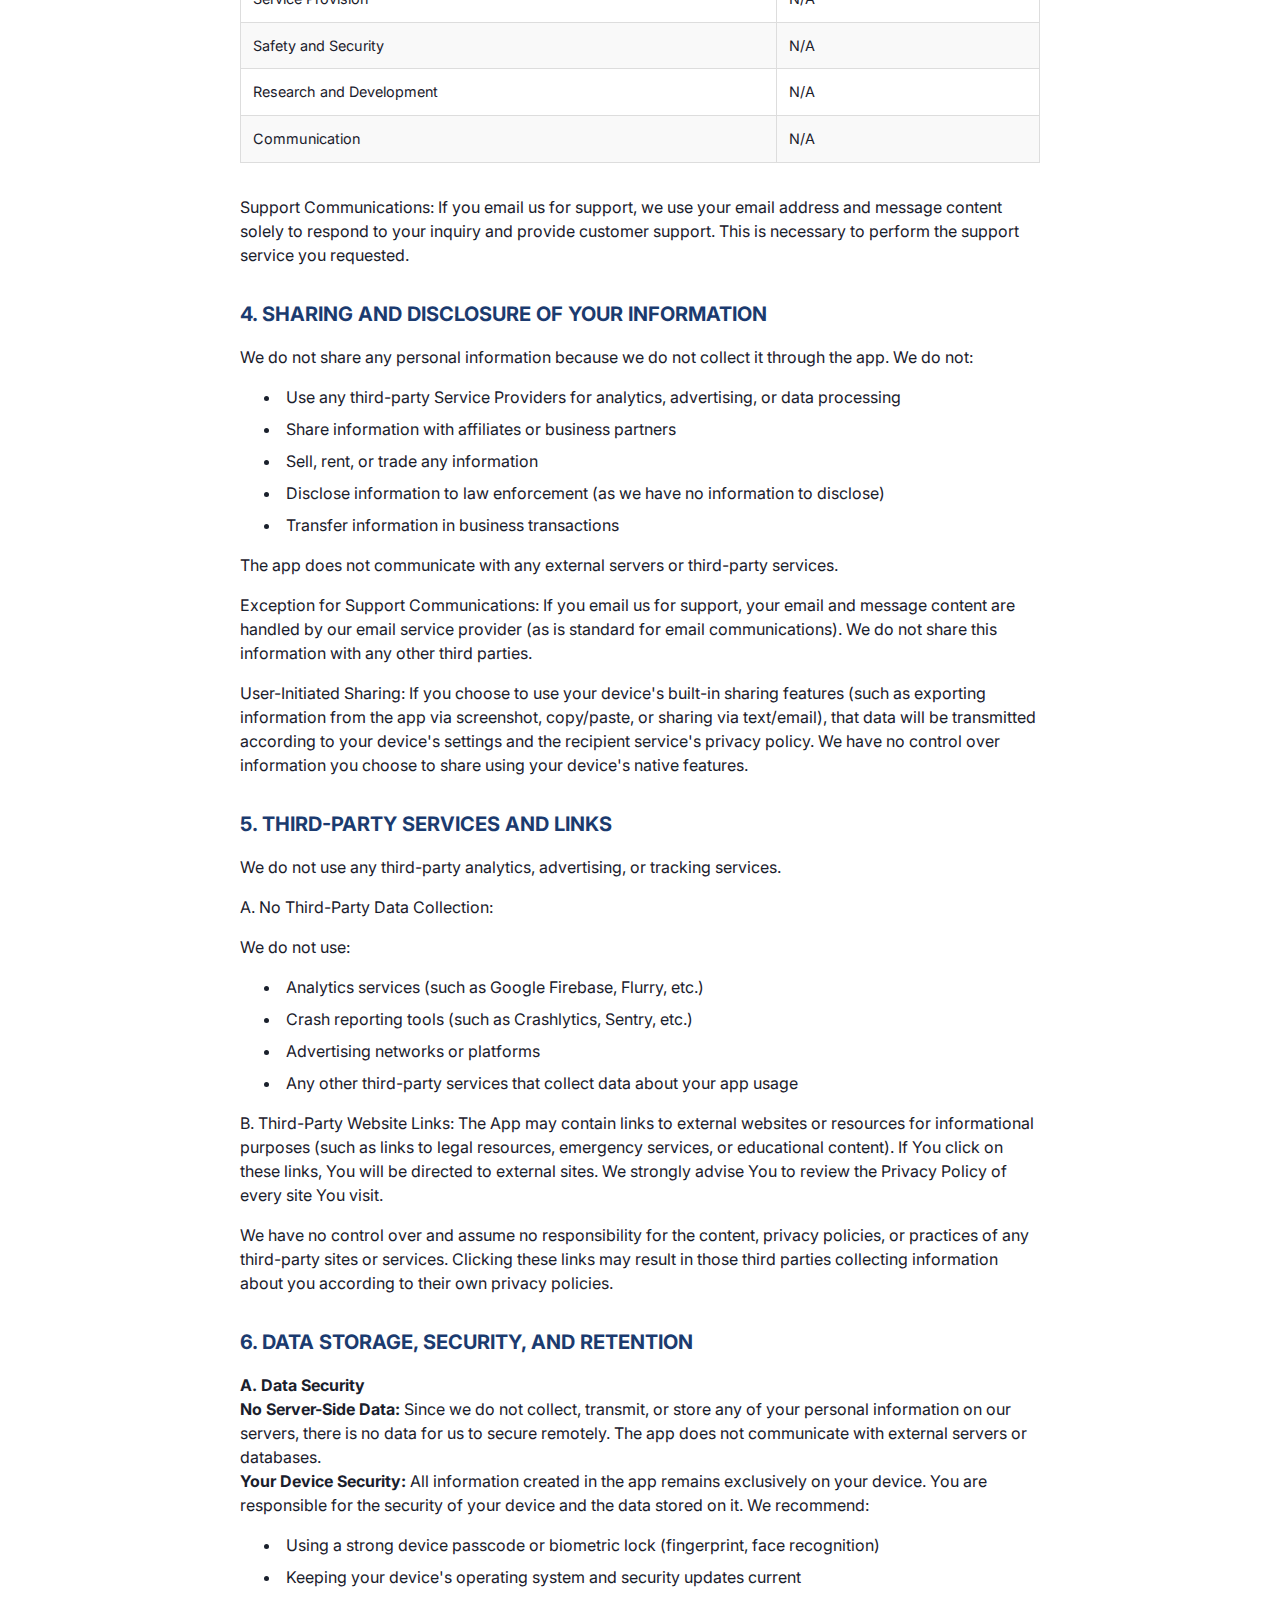
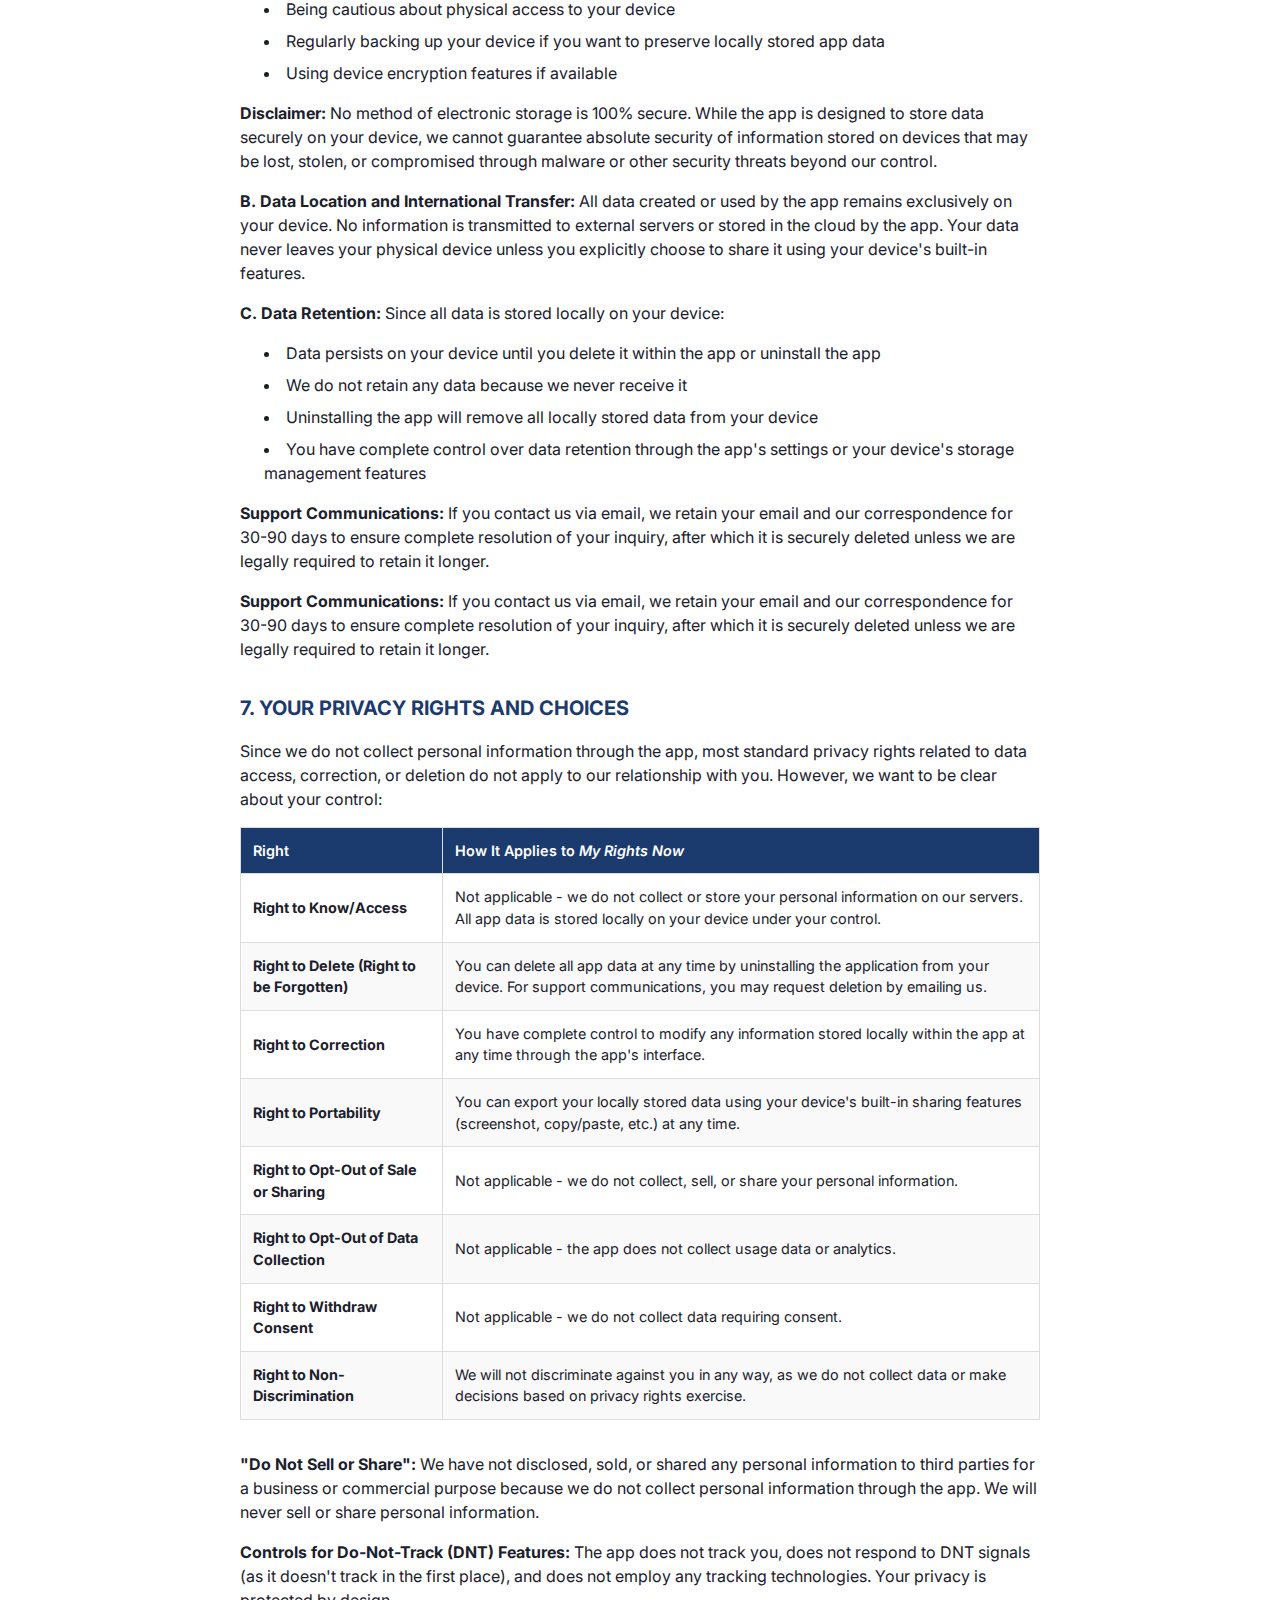
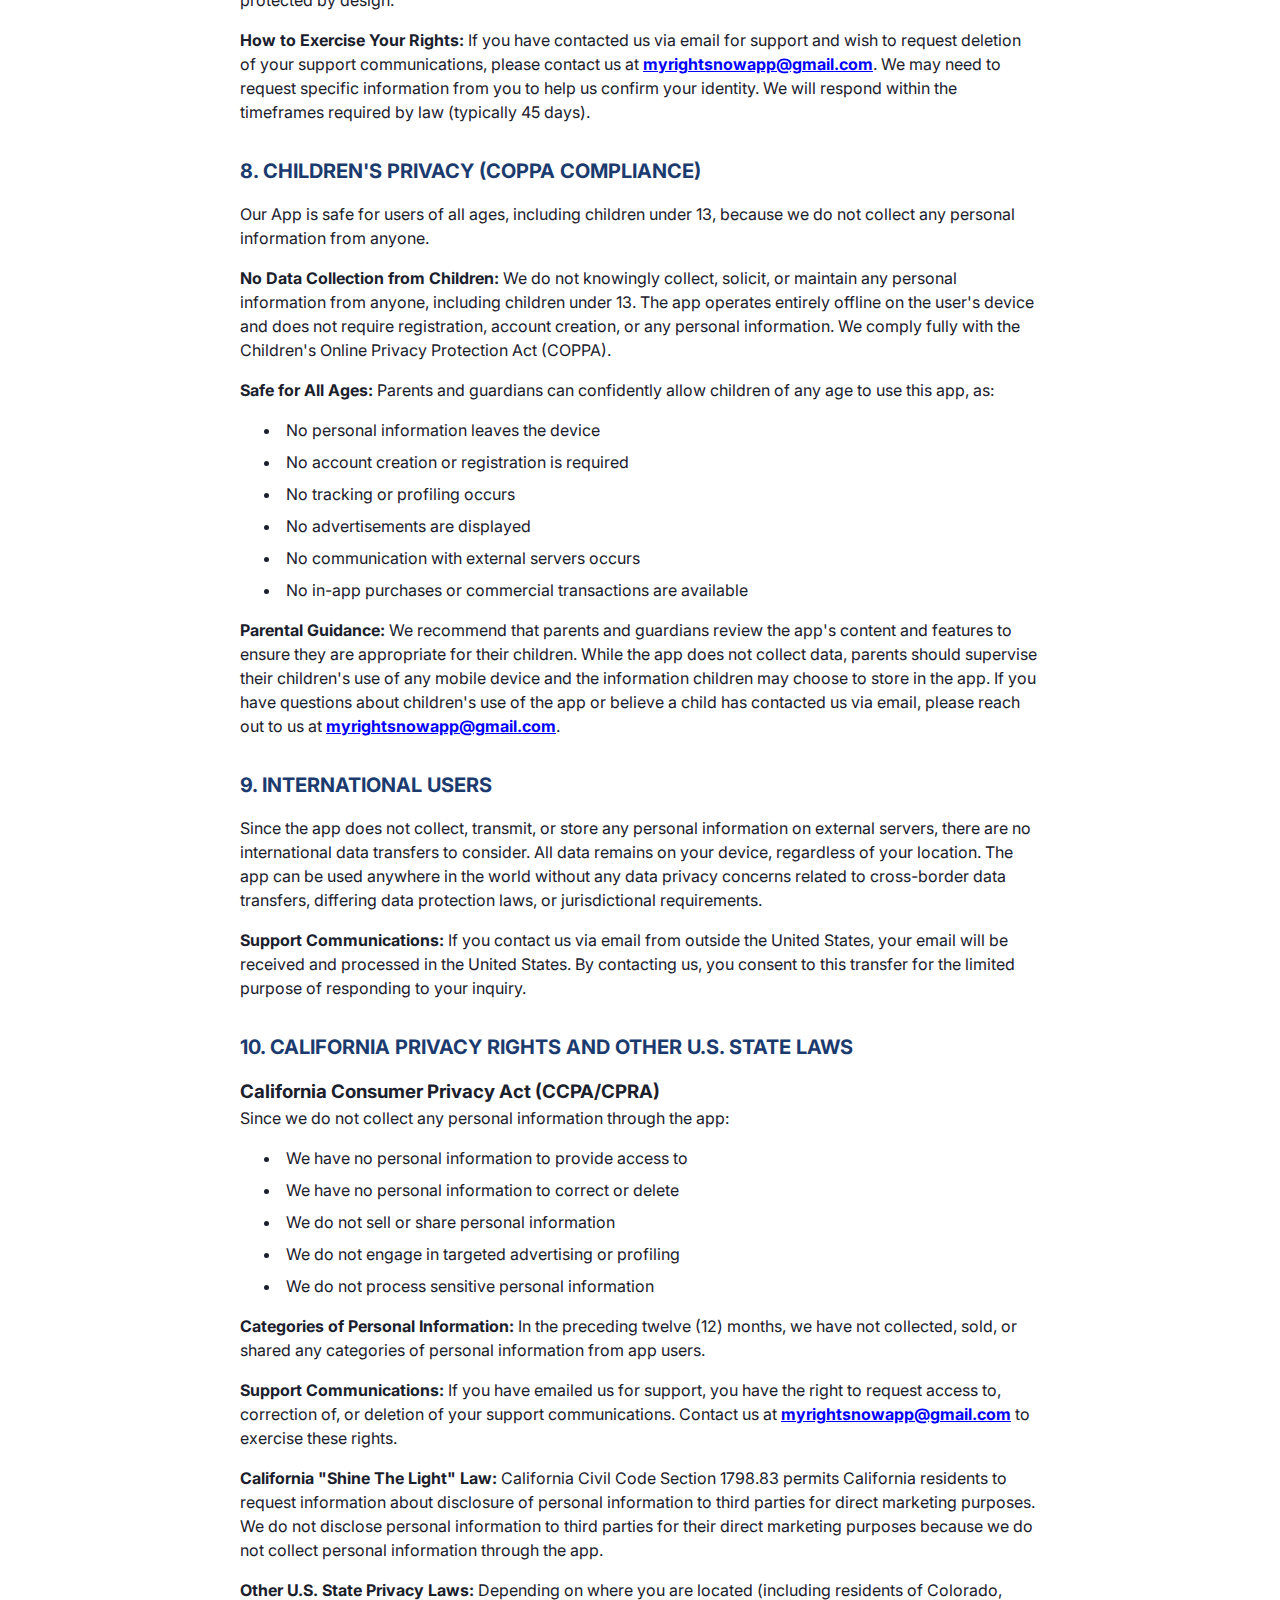
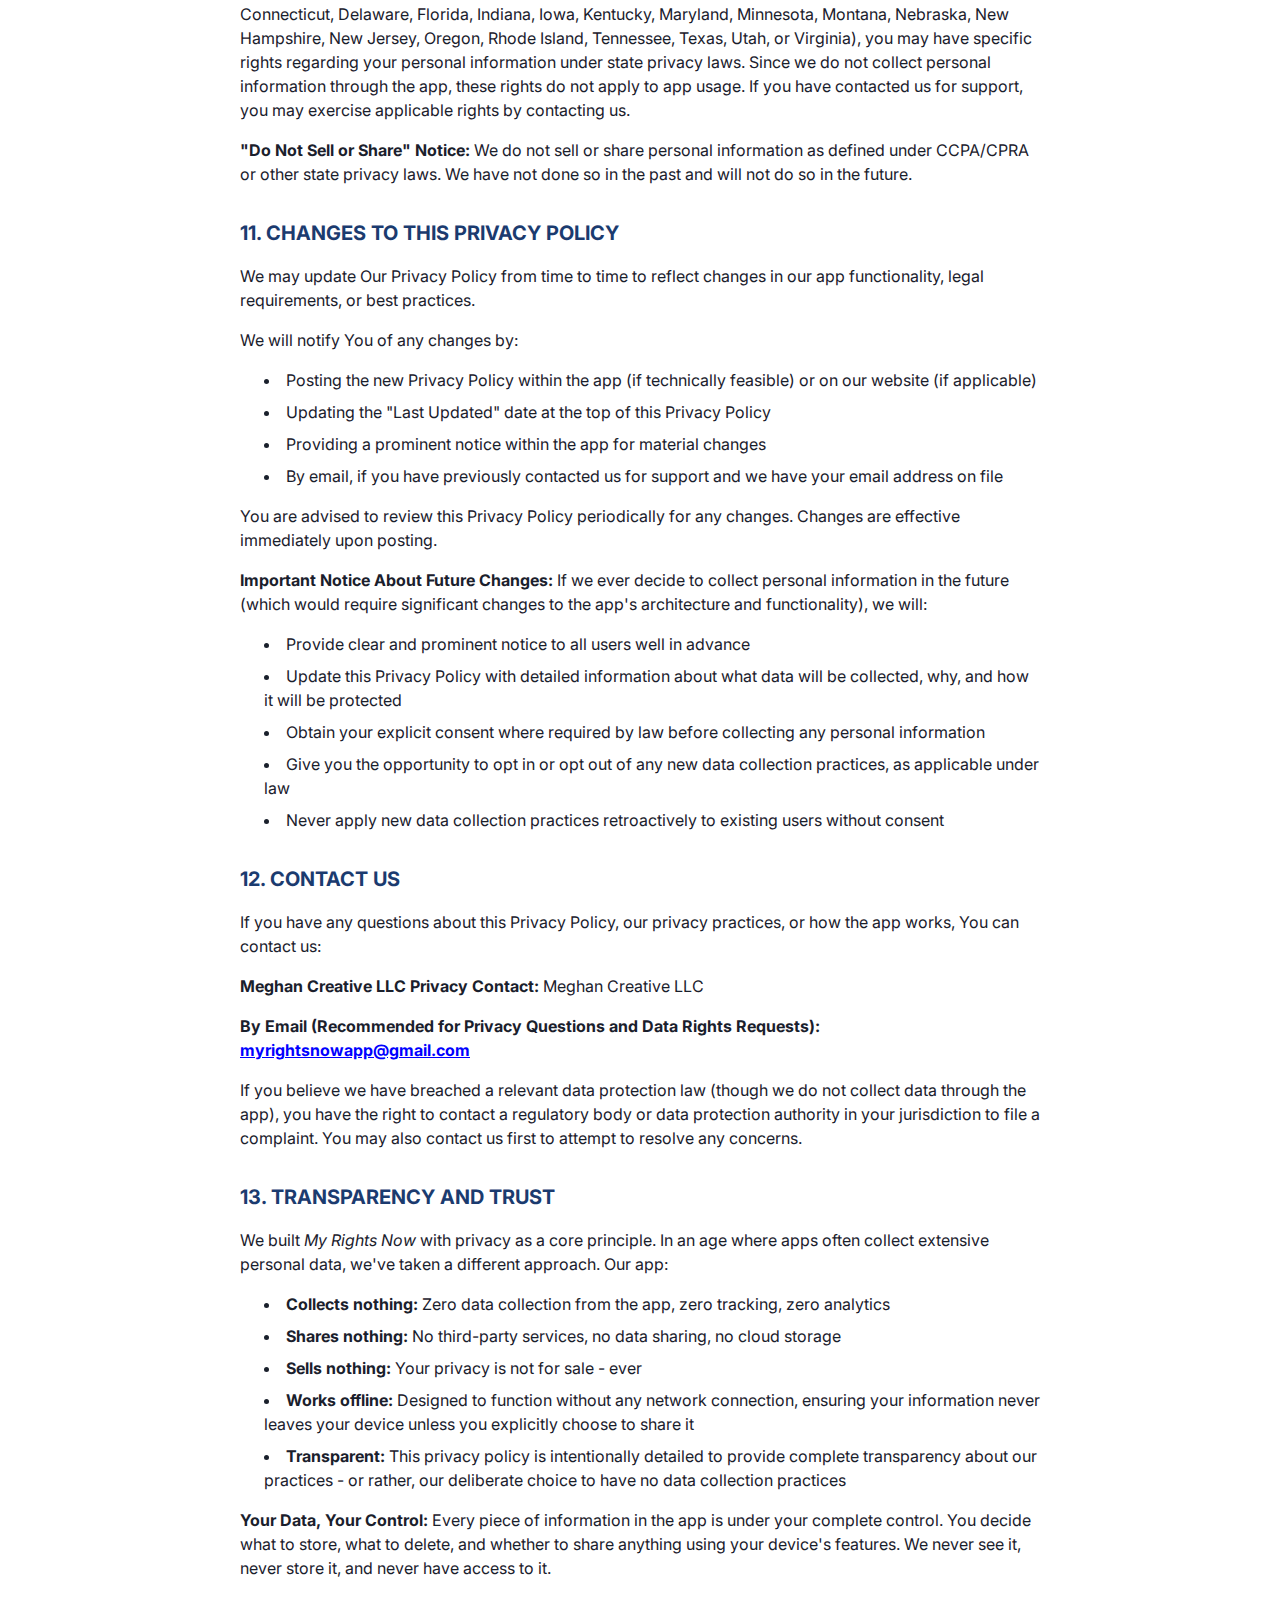
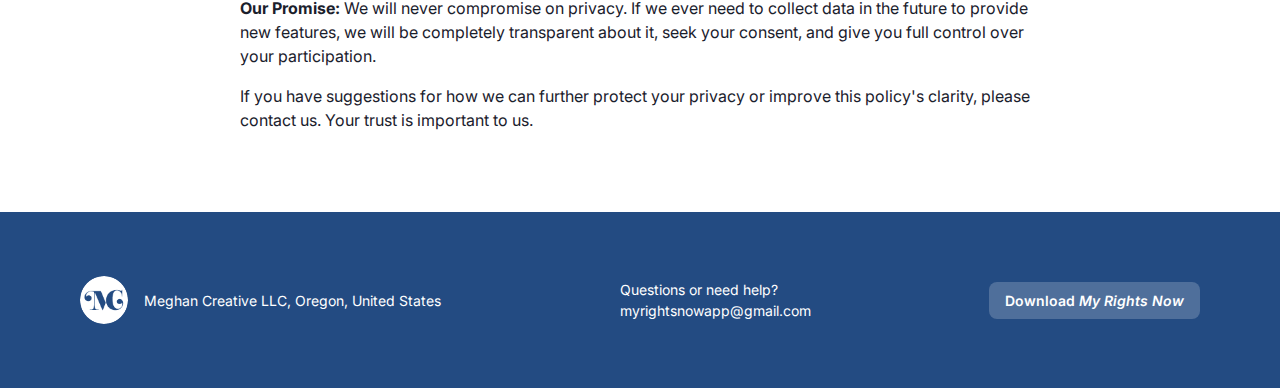
<file: privacy.html>
<!DOCTYPE html>
<html lang="en">

<head>
    <meta charset="UTF-8">
    <meta name="viewport" content="width=device-width, initial-scale=1.0">
    <title>Privacy Policy - MyRightsNow</title>
    <link rel="preconnect" href="https://fonts.googleapis.com">
    <link rel="preconnect" href="https://fonts.gstatic.com" crossorigin>
    <link href="https://fonts.googleapis.com/css2?family=Inter:wght@400;500;600;700&display=swap" rel="stylesheet">
    <link rel="stylesheet" href="style.css">
</head>

<body>
    <header class="site-header">
        <div class="container header-container">
            <a href="index.html" class="logo">
                <span class="logo-icon">
                    <img src="assets/logo-header.png" alt="Balance scale logo" class="header-logo-img">
                </span>
                <span class="logo-text">MyRightsNow.org</span>
            </a>
            <div class="language-toggle">
                <button class="lang-btn active" data-lang="en">English</button>
                <button class="lang-btn" data-lang="es">Español</button>
            </div>
        </div>
    </header>

    <main>
        <section class="container privacy-content">
            <h1 data-i18n="privacy_title">PRIVACY POLICY</h1>
            <p data-i18n="privacy_intro">Last Update: NJanuary 15, 2026</p>

            <p data-i18n="privacy_preamble_1"></p>
            <p data-i18n="privacy_preamble_2"></p>
            <p data-i18n="privacy_preamble_3"></p>

            <h2 data-i18n="privacy_h1">1. DEFINITIONS</h2>
            <p data-i18n="privacy_def_intro"></p>
            <ul class="bullet-list">
                <li data-i18n="privacy_def_1"><strong>Account</strong> means a unique account created for You to access
                    our Service or parts of our Service.</li>
                <li data-i18n="privacy_def_2"><strong>Affiliate</strong> means an entity that controls, is controlled
                    by, or is under common control with a party.</li>
                <li data-i18n="privacy_def_3"><strong>Country</strong> refers to: Oregon, United States.</li>
                <li data-i18n="privacy_def_4"><strong>Device</strong> means any device that can access the Service such
                    as a computer, a cell phone, or a digital tablet.</li>
                <li data-i18n="privacy_def_5"><strong>Personal Data</strong> is any information that relates to an
                    identified or identifiable individual.</li>
                <li data-i18n="privacy_def_6"><strong>Service Provider</strong> means any natural or legal person who
                    processes the data on behalf of the Company. It refers to third-party companies or individuals
                    employed by the Company to facilitate the Service, to provide the Service on behalf of the Company,
                    to perform services related to the Service, or to assist the Company in analyzing how the Service is
                    used.</li>
                <li data-i18n="privacy_def_7"><strong>Usage Data</strong> refers to data collected automatically, either
                    generated by the use of the Service or from the Service infrastructure itself (for example, the
                    duration of a page visit).</li>
                <li data-i18n="privacy_def_8"><strong>You</strong> means the individual accessing or using the Service,
                    or the company, or other legal entity on behalf of which such individual is accessing or using the
                    Service, as applicable.</li>
                <li data-i18n="privacy_def_9"><strong>Local Device Storage:</strong> A mechanism that allows the
                    Application to store simple data (such as settings or preferences) directly on your device's
                    internal memory. This data is not sent to the Internet.
                </li>
            </ul>

            <h2 data-i18n="privacy_h2">2. INFORMATION WE COLLECT</h2>
            <p data-i18n="privacy_collect_intro"></p>
            <ul class="bullet-list">
                <li data-i18n="privacy_collect_li_1"></li>
                <li data-i18n="privacy_collect_li_2"></li>
                <li data-i18n="privacy_collect_li_3"></li>
                <li data-i18n="privacy_collect_li_4"></li>
                <li data-i18n="privacy_collect_li_5"></li>
                <li data-i18n="privacy_collect_li_6"></li>
                <li data-i18n="privacy_collect_li_7"></li>
            </ul>
            <p data-i18n="privacy_collect_subsection_a"><strong></strong></p>

            <p data-i18n="privacy_collect_subsection_a1"><strong>Local Data Storage (App Preferences)</strong>
                While we do not collect, track, or transmit your personal information to external servers, the
                Application uses a local storage technology (specifically the Flutter shared_preferences package) to
                remember your personal settings, such as your selected language.

            </p>

            <div data-i18n="privacy_collect_subsection_a2"><strong>This data is:</strong>
                Stored locally: It resides only on your specific device.
                Non-identifying: It consists only of application preferences (e.g., "Language: Spanish").
                Not transmitted: We do not have access to this data, and it is never uploaded to our servers or shared
                with third parties.</div>

            <table class="privacy-table">
                <thead>
                    <tr>
                        <th data-i18n="privacy_tbl2_h1">Category of Personal Data</th>
                        <th data-i18n="privacy_tbl2_h2">Collected</th>
                        <th data-i18n="privacy_tbl2_h3">Disclosure Purpose</th>
                    </tr>
                </thead>
                <tbody>
                    <tr>
                        <td data-i18n="privacy_tbl2_r1_c1">Identifiers (e.g., name, email, IP address)</td>
                        <td data-i18n="privacy_tbl2_r1_c2">No</td>
                        <td data-i18n="privacy_tbl2_r1_c3">N/A</td>
                    </tr>
                    <tr>
                        <td data-i18n="privacy_tbl2_r2_c1">Protected Classification Data (e.g., race, gender)</td>
                        <td data-i18n="privacy_tbl2_r2_c2">No</td>
                        <td data-i18n="privacy_tbl2_r2_c3">N/A</td>
                    </tr>
                    <tr>
                        <td data-i18n="privacy_tbl2_r3_c1">Commercial Information</td>
                        <td data-i18n="privacy_tbl2_r3_c2">No</td>
                        <td data-i18n="privacy_tbl2_r3_c3">N/A</td>
                    </tr>
                    <tr>
                        <td data-i18n="privacy_tbl2_r4_c1">Biometric Information</td>
                        <td data-i18n="privacy_tbl2_r4_c2">No</td>
                        <td data-i18n="privacy_tbl2_r4_c3">N/A</td>
                    </tr>
                    <tr>
                        <td data-i18n="privacy_tbl2_r5_c1">Internet/Network Activity</td>
                        <td data-i18n="privacy_tbl2_r5_c2">No</td>
                        <td data-i18n="privacy_tbl2_r5_c3">N/A</td>
                    </tr>
                </tbody>
            </table>

            <p data-i18n="privacy_collect_subsection_b"><strong></strong></p>
            <ul class="bullet-list">
                <li data-i18n="privacy_collect_b_li_1"></li>
                <li data-i18n="privacy_collect_b_li_2"></li>
                <li data-i18n="privacy_collect_b_li_3"></li>
                <li data-i18n="privacy_collect_b_li_4"></li>
                <li data-i18n="privacy_collect_b_li_5"></li>
            </ul>

            <p data-i18n="privacy_collect_subsection_c"><strong></strong></p>
            <ul class="bullet-list">
                <li data-i18n="privacy_collect_c_li_1"></li>
                <li data-i18n="privacy_collect_c_li_2"></li>
                <li data-i18n="privacy_collect_c_li_3"></li>
            </ul>

            <p data-i18n="privacy_collect_subsection_d"><strong></strong></p>
            <ul class="bullet-list">
                <li data-i18n="privacy_collect_d_li_1"></li>
                <li data-i18n="privacy_collect_d_li_2"></li>
                <li data-i18n="privacy_collect_d_li_3"></li>
                <li data-i18n="privacy_collect_d_li_4"></li>
                <li data-i18n="privacy_collect_d_li_5"></li>
            </ul>

            <p data-i18n="privacy_collect_subsection_e"><strong></strong></p>
            <ul class="bullet-list">
                <li data-i18n="privacy_collect_e_li_1"></li>
                <li data-i18n="privacy_collect_e_li_2"></li>
                <li data-i18n="privacy_collect_e_li_3"></li>
                <li data-i18n="privacy_collect_e_li_4"></li>
                <li data-i18n="privacy_collect_e_li_5"></li>
            </ul>

            <h2 data-i18n="privacy_h3">3. HOW WE USE THE INFORMATION WE COLLECT</h2>
            <p data-i18n="privacy_p3"></p>

            <div data-i18n="privacy_p31"></div>


            <table class="privacy-table">
                <thead>
                    <tr>
                        <th data-i18n="privacy_tbl3_h1">Purpose</th>
                        <th data-i18n="privacy_tbl3_h2">Data Types</th>
                    </tr>
                </thead>
                <tbody>
                    <tr>
                        <td data-i18n="privacy_tbl3_r1_c1">Service Provision</td>
                        <td data-i18n="privacy_tbl3_r1_c2">Local device storage only

                        </td>
                    </tr>
                    <tr>
                        <td data-i18n="privacy_tbl3_r2_c1">Safety and Security</td>
                        <td data-i18n="privacy_tbl3_r2_c2">N/A</td>
                    </tr>
                    <tr>
                        <td data-i18n="privacy_tbl3_r3_c1">Research and Development</td>
                        <td data-i18n="privacy_tbl3_r3_c2">N/A</td>
                    </tr>
                    <tr>
                        <td data-i18n="privacy_tbl3_r4_c1">Communication</td>
                        <td data-i18n="privacy_tbl3_r4_c2">N/A</td>
                    </tr>
                </tbody>
            </table>
            <p data-i18n="privacy_support_comms"></p>

            <h2 data-i18n="privacy_h4">4. SHARING AND DISCLOSURE OF YOUR INFORMATION</h2>
            <p data-i18n="privacy_share_intro"></p>
            <ul class="bullet-list">
                <li data-i18n="privacy_share_li_1"></li>
                <li data-i18n="privacy_share_li_2"></li>
                <li data-i18n="privacy_share_li_3"></li>
                <li data-i18n="privacy_share_li_4"></li>
                <li data-i18n="privacy_share_li_5"></li>
            </ul>
            <p data-i18n="privacy_share_nocomms"></p>
            <p data-i18n="privacy_share_exception"></p>
            <p data-i18n="privacy_share_user_initiated"></p>

            <p data-i18n="privacy_share_user_initiated2"></p>

            <h2 data-i18n="privacy_h5">5.</h2>
            <p data-i18n="privacy_thirdparty_intro"></p>

            <p data-i18n="privacy_thirdparty_a_title"><strong></strong></p>
            <p data-i18n="privacy_thirdparty_a_intro"></p>
            <ul class="bullet-list">
                <li data-i18n="privacy_thirdparty_li_1"></li>
                <li data-i18n="privacy_thirdparty_li_2"></li>
                <li data-i18n="privacy_thirdparty_li_3"></li>
                <li data-i18n="privacy_thirdparty_li_4"></li>
            </ul>

            <p data-i18n="privacy_thirdparty_b"></p>
            <p data-i18n="privacy_thirdparty_b_disclaimer"></p>

            <h2 data-i18n="privacy_h6">6.</h2>
            <p data-i18n="privacy_storage_a"></p>
            <ul class="bullet-list">
                <li data-i18n="privacy_storage_a_li_1"></li>
                <li data-i18n="privacy_storage_a_li_2"></li>
                <li data-i18n="privacy_storage_a_li_3"></li>
                <li data-i18n="privacy_storage_a_li_4"></li>
                <li data-i18n="privacy_storage_a_li_5"></li>
            </ul>
            <p data-i18n="privacy_storage_a_disclaimer"></p>

            <p data-i18n="privacy_storage_b"></p>

            <p data-i18n="privacy_storage_c"></p>
            <ul class="bullet-list">
                <li data-i18n="privacy_storage_c_li_1"></li>
                <li data-i18n="privacy_storage_c_li_2"></li>
                <li data-i18n="privacy_storage_c_li_3"></li>
                <li data-i18n="privacy_storage_c_li_4"></li>
            </ul>
            <p data-i18n="privacy_storage_support"></p>

            <p data-i18n="privacy_storage_support"></p>

            <h2 data-i18n="privacy_h7">7.</h2>
            <p data-i18n="privacy_rights_intro"></p>
            <table class="privacy-table">
                <thead>
                    <tr>
                        <th data-i18n="privacy_rights_h1"></th>
                        <th data-i18n="privacy_rights_h2"></th>
                    </tr>
                </thead>
                <tbody>
                    <tr>
                        <td data-i18n="privacy_rights_r1_c1"></td>
                        <td data-i18n="privacy_rights_r1_c2"></td>
                    </tr>
                    <tr>
                        <td data-i18n="privacy_rights_r2_c1"></td>
                        <td data-i18n="privacy_rights_r2_c2"></td>
                    </tr>
                    <tr>
                        <td data-i18n="privacy_rights_r3_c1"></td>
                        <td data-i18n="privacy_rights_r3_c2"></td>
                    </tr>
                    <tr>
                        <td data-i18n="privacy_rights_r4_c1"></td>
                        <td data-i18n="privacy_rights_r4_c2"></td>
                    </tr>
                    <tr>
                        <td data-i18n="privacy_rights_r5_c1"></td>
                        <td data-i18n="privacy_rights_r5_c2"></td>
                    </tr>
                    <tr>
                        <td data-i18n="privacy_rights_r6_c1"></td>
                        <td data-i18n="privacy_rights_r6_c2"></td>
                    </tr>
                    <tr>
                        <td data-i18n="privacy_rights_r7_c1"></td>
                        <td data-i18n="privacy_rights_r7_c2"></td>
                    </tr>
                    <tr>
                        <td data-i18n="privacy_rights_r8_c1"></td>
                        <td data-i18n="privacy_rights_r8_c2"></td>
                    </tr>
                </tbody>
            </table>
            <p data-i18n="privacy_rights_sell"></p>
            <p data-i18n="privacy_rights_dnt"></p>
            <p data-i18n="privacy_rights_exercise"></p>

            <h2 data-i18n="privacy_h8"></h2>
            <p data-i18n="privacy_children_intro"></p>
            <p data-i18n="privacy_children_collection"></p>
            <p data-i18n="privacy_children_safe"></p>
            <ul class="bullet-list">
                <li data-i18n="privacy_children_li_1"></li>
                <li data-i18n="privacy_children_li_2"></li>
                <li data-i18n="privacy_children_li_3"></li>
                <li data-i18n="privacy_children_li_4"></li>
                <li data-i18n="privacy_children_li_5"></li>
                <li data-i18n="privacy_children_li_6"></li>
            </ul>
            <p data-i18n="privacy_children_guidance"></p>

            <h2 data-i18n="privacy_h9"></h2>
            <p data-i18n="privacy_international_intro"></p>
            <p data-i18n="privacy_international_support"></p>

            <h2 data-i18n="privacy_h10"></h2>
            <h3 data-i18n="privacy_ccpa_title"></h3>
            <p data-i18n="privacy_ccpa_intro"></p>
            <ul class="bullet-list">
                <li data-i18n="privacy_ccpa_li_1"></li>
                <li data-i18n="privacy_ccpa_li_2"></li>
                <li data-i18n="privacy_ccpa_li_3"></li>
                <li data-i18n="privacy_ccpa_li_4"></li>
                <li data-i18n="privacy_ccpa_li_5"></li>
            </ul>
            <p data-i18n="privacy_ccpa_categories"></p>
            <p data-i18n="privacy_ccpa_support"></p>
            <p data-i18n="privacy_ccpa_shine"></p>
            <p data-i18n="privacy_state_laws"></p>
            <p data-i18n="privacy_no_sell"></p>

            <h2 data-i18n="privacy_h11"></h2>
            <p data-i18n="privacy_changes_intro"></p>
            <p data-i18n="privacy_changes_notify"></p>
            <ul class="bullet-list">
                <li data-i18n="privacy_changes_li_1"></li>
                <li data-i18n="privacy_changes_li_2"></li>
                <li data-i18n="privacy_changes_li_3"></li>
                <li data-i18n="privacy_changes_li_4"></li>
            </ul>
            <p data-i18n="privacy_changes_review"></p>
            <p data-i18n="privacy_changes_future"></p>
            <ul class="bullet-list">
                <li data-i18n="privacy_changes_future_li_1"></li>
                <li data-i18n="privacy_changes_future_li_2"></li>
                <li data-i18n="privacy_changes_future_li_3"></li>
                <li data-i18n="privacy_changes_future_li_4"></li>
                <li data-i18n="privacy_changes_future_li_5"></li>
            </ul>

            <h2 data-i18n="privacy_h12"></h2>
            <p data-i18n="privacy_contact_intro"></p>
            <p data-i18n="privacy_contact_company"></p>
            <p data-i18n="privacy_contact_email"></p>
            <p data-i18n="privacy_contact_regulatory"></p>

            <h2 data-i18n="privacy_h13"></h2>
            <p data-i18n="privacy_transparency_intro"></p>
            <ul class="bullet-list">
                <li data-i18n="privacy_transparency_li_1"></li>
                <li data-i18n="privacy_transparency_li_2"></li>
                <li data-i18n="privacy_transparency_li_3"></li>
                <li data-i18n="privacy_transparency_li_4"></li>
                <li data-i18n="privacy_transparency_li_5"></li>
            </ul>
            <p data-i18n="privacy_transparency_control"></p>
            <p data-i18n="privacy_transparency_promise"></p>
            <p data-i18n="privacy_transparency_feedback"></p>
        </section>
    </main>

    <footer class="site-footer">
        <div class="container footer-content">
            <div class="footer-logo-area">
                <div class="footer-logo-circle">
                    <img src="assets/logo-footer.png" alt="MG Logo" class="footer-logo-img">
                </div>
                <div class="footer-address">
                    <p>Meghan Creative LLC, Oregon, United States</p>
                </div>
            </div>
            <div class="footer-contact">
                <p data-i18n="footer_questions">Questions or need help?</p>
                <a href="mailto:myrightsnowapp@gmail.com">myrightsnowapp@gmail.com</a>
            </div>
            <div class="footer-links">
                <a href="index.html#download" class="btn btn-small" data-i18n="btn_download_privacy">Download My Rights
                    Now</a>
            </div>
        </div>
    </footer>

    <script src="script.js"></script>
</body>

</html>
</file>
<file: style.css>
/* CSS Variables & Reset */
:root {
    /* Colors */
    --color-navy: #1B3B6F;
    /* Deep Navy from screenshot */
    --color-navy-dark: #12284b;
    --color-green-cta: #00A63E;
    /* Bright CTA Green */
    --color-peach-bg: #FBE6D8;
    /* Peach/Light Orange */
    --color-mint-bg: #E3F1E7;
    /* Light Green/Mint */
    --color-cream-bg: #FFF8E1;
    /* Cream/Yellow */
    --color-white: #FFFFFF;
    --color-text-dark: #1A202C;
    --color-text-light: #F7FAFC;
    --color-footer-blue: #234B82;
    /* Slightly lighter navy for footer/sections */

    /* Spacing */
    --container-width: 1200px;
    --spacing-xs: 0.5rem;
    --spacing-sm: 1rem;
    --spacing-md: 2rem;
    --spacing-lg: 4rem;

    /* Typography */
    --font-main: 'Inter', -apple-system, BlinkMacSystemFont, "Segoe UI", Roboto, Helvetica, Arial, sans-serif;

    /* Border Radius */
    --radius-sm: 8px;
    --radius-md: 16px;
    --radius-lg: 24px;
    --radius-full: 9999px;
}

* {
    box-sizing: border-box;
    margin: 0;
    padding: 0;
}

body {
    font-family: var(--font-main);
    color: var(--color-text-dark);
    line-height: 1.5;
    background-color: var(--color-white);
}

img {
    max-width: 100%;
    height: auto;
    display: block;
}

a {
    text-decoration: none;
    color: inherit;
}

ul {
    list-style: none;
}

/* Utilities */
.container {
    width: 90%;
    max-width: var(--container-width);
    margin: 0 auto;
    padding: 0 var(--spacing-sm);
}

.btn {
    display: inline-block;
    padding: 0.75rem 1.5rem;
    font-weight: 600;
    border-radius: var(--radius-full);
    cursor: pointer;
    transition: all 0.2s ease;
    text-align: center;
}

.btn-outline {
    border: 2px solid var(--color-text-dark);
    color: var(--color-text-dark);
    background: transparent;
}

.btn-outline:hover {
    background: var(--color-text-dark);
    color: var(--color-white);
}

.btn-white {
    background: var(--color-white);
    color: var(--color-text-dark);
    border: 2px solid var(--color-white);
}

.btn-white:hover {
    background: #f0f0f0;
}

.btn-small {
    padding: 0.5rem 1rem;
    font-size: 0.875rem;
    background: rgba(255, 255, 255, 0.2);
    color: var(--color-white);
    border-radius: var(--radius-sm);
}

.btn-small:hover {
    background: rgba(255, 255, 255, 0.3);
}

/* Header */
.site-header {
    background-color: var(--color-navy);
    color: var(--color-white);
    padding: var(--spacing-sm) 0;
    position: sticky;
    top: 0;
    z-index: 1000;
}

.header-container {
    display: flex;
    justify-content: space-between;
    align-items: center;
}

.logo {
    display: flex;
    align-items: center;
    gap: var(--spacing-xs);
    font-weight: 600;
    font-size: 1.125rem;
}

.logo-text {
    font-size: 1.25rem;
}

.language-toggle {
    display: flex;
    background: rgba(255, 255, 255, 0.1);
    border-radius: var(--radius-full);
    padding: 2px;
}

.lang-btn {
    background: none;
    border: none;
    color: rgba(255, 255, 255, 0.7);
    padding: 0.25rem 0.75rem;
    border-radius: var(--radius-full);
    cursor: pointer;
    font-size: 0.875rem;
    font-weight: 500;
}

.lang-btn.active {
    background: rgba(255, 255, 255, 0.3);
    color: var(--color-white);
}

/* Hero Section */
.hero {
    padding: var(--spacing-lg) 0;
    background-color: var(--color-white);
}

.hero-content {
    display: flex;
    flex-direction: column;
    gap: var(--spacing-md);
}

.hero h1 {
    font-size: 1.75rem;
    font-weight: 700;
    color: var(--color-navy);
    margin-bottom: var(--spacing-md);
    line-height: 1.2;
}

.hero-desc {
    margin-bottom: var(--spacing-md);
    color: #4a5568;
}

.hero-image-mobile {
    display: block;
    margin-bottom: var(--spacing-md);
}

.hero-image-desktop {
    display: none;
}

/* Features Navy Section */
.features-navy {
    background-color: var(--color-navy);
    color: var(--color-white);
    padding: var(--spacing-lg) 0;
    text-align: center;
}

.features-navy h2 {
    font-size: 1.5rem;
    margin-bottom: var(--spacing-lg);
}

.feature-grid {
    display: flex;
    flex-direction: column;
    gap: var(--spacing-lg);
}

.feature-item {
    display: flex;
    flex-direction: row;
    align-items: center;
    gap: var(--spacing-md);
    max-width: 400px;
    margin: 0 auto;
    text-align: left;
}

.circle-icon {
    width: 120px;
    height: 120px;
    margin: 0;
    display: flex;
    align-items: center;
    justify-content: center;
    flex-shrink: 0;
}

/* Info Sections */
.info-section {
    padding: var(--spacing-lg) 0;
}

.bg-peach {
    background-color: var(--color-peach-bg);
}

.bg-mint {
    background-color: var(--color-mint-bg);
}

.bg-cream {
    background-color: var(--color-cream-bg);
}

.info-section h2 {
    color: #8C4B28;
    /* Brownish text for peach section headers - extracting common style */
    font-size: 1.5rem;
    margin-bottom: var(--spacing-md);
}

/* Override header colors per section if needed */
.bg-mint h2 {
    color: var(--color-navy);
}

.bg-cream h2 {
    color: #8C6D28;
}

/* Adjustable based on screenshot */

.split-layout {
    display: flex;
    flex-direction: column;
    gap: var(--spacing-md);
}

.check-list li {
    padding-left: 1.5rem;
    position: relative;
    margin-bottom: 0.5rem;
}

.check-list li::before {
    content: "•";
    position: absolute;
    left: 0;
    font-weight: bold;
}

.bullet-list li {
    list-style: disc inside;
    margin-bottom: 0.5rem;
}

/* Download CTA */
.download-cta {
    background-color: var(--color-green-cta);
    color: var(--color-white);
    padding: var(--spacing-md) 0;
    margin: var(--spacing-md);
    /* Inset style like the screenshot */
    border-radius: var(--radius-sm);
}

.cta-text h2 {
    font-size: 1.5rem;
    margin-bottom: var(--spacing-sm);
}

.cta-text p {
    margin-bottom: var(--spacing-md);
}

/* Footer */
.site-footer {
    background-color: var(--color-footer-blue);
    color: var(--color-white);
    padding: var(--spacing-lg) 0;
    font-size: 0.875rem;
}

.footer-content {
    display: flex;
    flex-direction: column;
    gap: var(--spacing-md);
}

.footer-logo-area {
    display: flex;
    align-items: center;
    gap: var(--spacing-sm);
}

.footer-logo-circle {
    width: 48px;
    height: 48px;
    display: flex;
    align-items: center;
    justify-content: center;
}

.footer-logo-img {
    width: 100%;
    height: 100%;
    object-fit: contain;
    border-radius: 50%;
}

.header-logo-img {
    height: 1.5rem;
    width: auto;
    display: block;
}

/* Responsive */
@media (min-width: 768px) {
    .hero-content {
        flex-direction: row;
        align-items: center;
    }

    .hero-image-mobile {
        display: none;
    }

    .hero-image-desktop {
        display: block;
        flex: 1;
    }

    .hero-text {
        flex: 1;
        padding-right: var(--spacing-lg);
    }

    .features-navy .feature-grid {
        flex-direction: row;
        justify-content: center;
        align-items: flex-start;
    }

    .split-layout {
        flex-direction: row;
        align-items: center;
    }

    .split-layout>* {
        flex: 1;
    }

    /* .flip-mobile: keeping standard order on desktop for now unless requested otherwise */

    .footer-content {
        flex-direction: row;
        justify-content: space-between;
        align-items: center;
    }
}

/* Images */
.hero-img {
    max-width: 100%;
    height: auto;
    border-radius: var(--radius-sm);
    box-shadow: 0 4px 12px rgba(0, 0, 0, 0.1);
}

.image-content img {
    max-width: 100%;
    height: auto;
    border-radius: var(--radius-sm);
    display: block;
}

.cta-phone-img {
    max-width: 250px;
    height: auto;
    display: block;
    margin: 0 auto;
    filter: drop-shadow(0 4px 8px rgba(0, 0, 0, 0.2));
}

.circle-icon img {
    width: 100%;
    height: 100%;
    object-fit: contain;
}

/* Privacy Page Specific Styles */
.privacy-content {
    background-color: var(--color-white);
    padding: var(--spacing-lg) 0;
    max-width: 800px;
    margin: 0 auto;
}

.privacy-content h1 {
    color: var(--color-navy);
    margin-bottom: var(--spacing-md);
}

.privacy-content h2 {
    font-size: 1.25rem;
    color: var(--color-navy);
    margin-top: var(--spacing-md);
    margin-bottom: var(--spacing-sm);
}

.privacy-content p,
.privacy-content ul {
    margin-bottom: var(--spacing-sm);
    color: var(--color-text-dark);
}

.privacy-content ul {
    padding-left: 1.5rem;
    list-style-type: disc;
}

/* Table Styles for Privacy Policy */
.privacy-table {
    width: 100%;
    border-collapse: collapse;
    margin-bottom: var(--spacing-md);
    font-size: 0.9rem;
}

.privacy-table th,
.privacy-table td {
    border: 1px solid #ddd;
    padding: 12px;
    text-align: left;
}

.privacy-table th {
    background-color: var(--color-navy);
    color: var(--color-white);
    font-weight: 600;
}

.privacy-table tr:nth-child(even) {
    background-color: #f9f9f9;
}

/* Email Link Styles for Privacy Policy */
.privacy-content a[href^="mailto:"] {
    color: #0000FF;
    font-weight: bold;
    text-decoration: underline;
}

.privacy-content a[href^="mailto:"]:hover {
    color: #0000CC;
}
</file>
